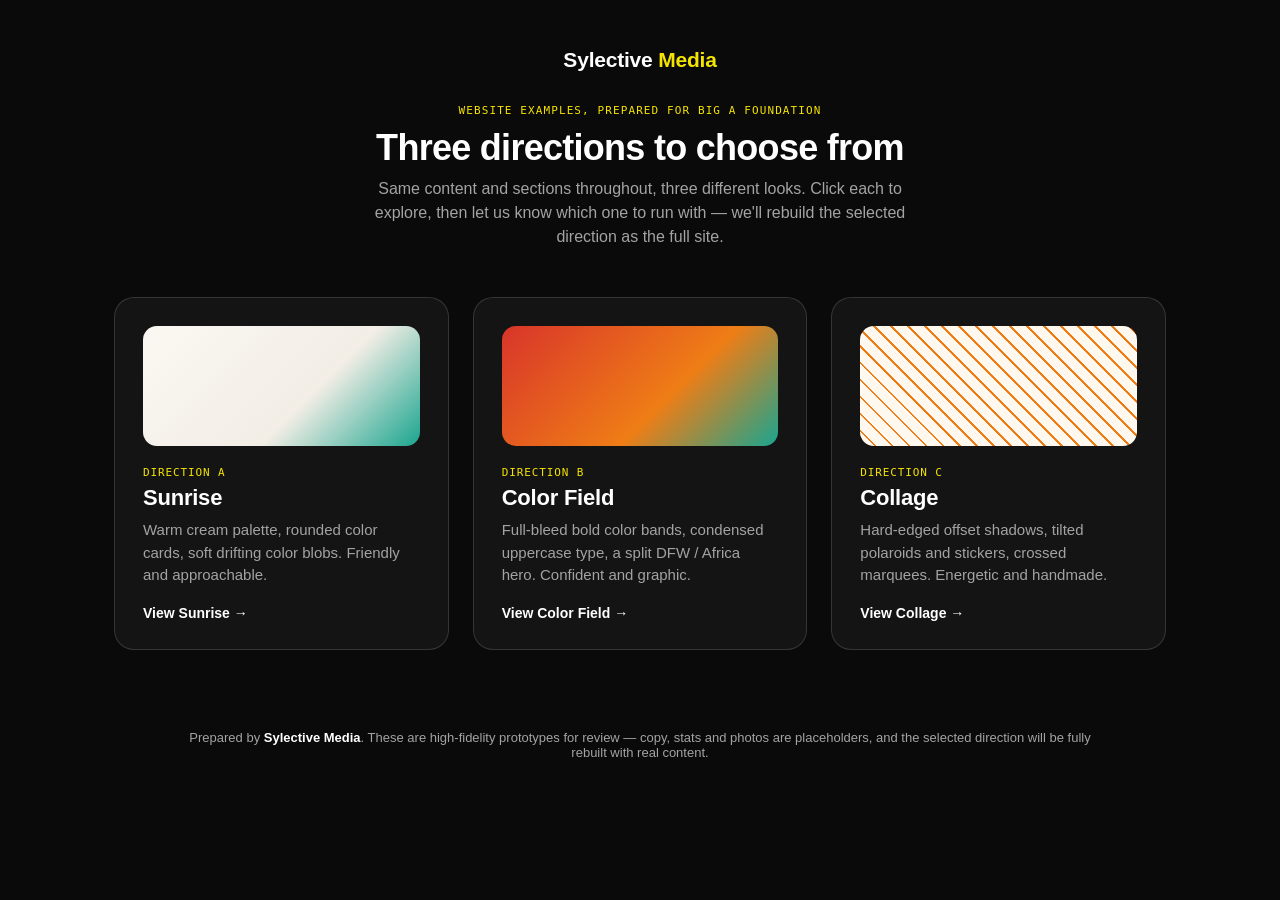
<file: index.html>
<!doctype html>
<html lang="en">
<head>
<meta charset="UTF-8">
<meta name="viewport" content="width=device-width, initial-scale=1">
<title>Sylective Media — Big A Foundation Website Directions</title>
<meta name="robots" content="noindex, nofollow">
<style>
  :root{
    --teal:#1aa58f; --teal-deep:#137a6a;
    --red:#d8352a;
    --orange:#ef7d16;
    --yellow:#f5e400;
    --bg:#0a0a0a; --card-bg:#141414;
    --fg:#ffffff; --muted:#a3a3a3;
    --border:rgba(255,255,255,.14);
  }
  *{box-sizing:border-box;}
  body{
    margin:0; background:var(--bg); color:var(--fg);
    font-family:-apple-system,BlinkMacSystemFont,"Segoe UI",Helvetica,Arial,sans-serif;
    -webkit-font-smoothing:antialiased;
  }
  header{
    max-width:960px; margin:0 auto; padding:48px 24px 24px;
    text-align:center;
  }
  .agency{
    display:inline-block; margin-bottom:32px; text-decoration:none;
  }
  .agency-name{
    font-size:21px; font-weight:800; letter-spacing:-0.01em; color:#fff;
  }
  .agency-name .accent{ color:var(--yellow); }
  .eyebrow{
    font-family:ui-monospace,monospace; font-size:11px; letter-spacing:.1em;
    text-transform:uppercase; color:var(--yellow); margin-bottom:10px;
  }
  h1{ font-size:clamp(26px,3.6vw,36px); margin:0 0 8px; letter-spacing:-0.02em; color:#fff; }
  header p{ color:var(--muted); font-size:16px; max-width:560px; margin:0 auto; line-height:1.5; }
  main{ max-width:1100px; margin:0 auto; padding:24px 24px 80px; }
  .grid{ display:grid; grid-template-columns:repeat(auto-fit,minmax(280px,1fr)); gap:24px; }
  .card{
    display:block; text-decoration:none; color:inherit;
    background:var(--card-bg); border:1px solid var(--border); border-radius:20px;
    padding:28px; transition:transform .2s ease, box-shadow .2s ease, border-color .2s ease;
  }
  .card:hover{ transform:translateY(-4px); border-color:var(--yellow); box-shadow:0 20px 40px -24px rgba(245,228,0,.25); }
  .swatch{ width:100%; height:120px; border-radius:14px; margin-bottom:20px; }
  .swatch.a{ background:linear-gradient(135deg,#fbf8f3,#f2ede5 60%,var(--teal)); }
  .swatch.b{ background:linear-gradient(135deg,var(--red),var(--orange) 60%,var(--teal)); }
  .swatch.c{ background:repeating-linear-gradient(45deg,#fff8ee,#fff8ee 10px,var(--orange) 10px,var(--orange) 12px); }
  .label{ font-family:ui-monospace,monospace; font-size:11px; letter-spacing:.08em; text-transform:uppercase; color:var(--yellow); margin-bottom:6px; }
  h2{ font-size:22px; margin:0 0 8px; letter-spacing:-0.01em; color:#fff; }
  .card p{ color:var(--muted); font-size:15px; line-height:1.5; margin:0; }
  .cta{ margin-top:18px; font-size:14px; font-weight:600; color:#fff; }
  footer{ max-width:960px; margin:0 auto; padding:0 24px 48px; text-align:center; color:var(--muted); font-size:13px; }
  footer strong{ color:#fff; }
</style>
</head>
<body>
<header>
  <a class="agency" href="#">
    <span class="agency-name">Sylective <span class="accent">Media</span></span>
  </a>
  <div class="eyebrow">Website examples, prepared for Big A Foundation</div>
  <h1>Three directions to choose from</h1>
  <p>Same content and sections throughout, three different looks. Click each to explore, then let us know which one to run with — we'll rebuild the selected direction as the full site.</p>
</header>
<main>
  <div class="grid">
    <a class="card" href="a-sunrise.html">
      <div class="swatch a"></div>
      <div class="label">Direction A</div>
      <h2>Sunrise</h2>
      <p>Warm cream palette, rounded color cards, soft drifting color blobs. Friendly and approachable.</p>
      <div class="cta">View Sunrise →</div>
    </a>
    <a class="card" href="b-color-field.html">
      <div class="swatch b"></div>
      <div class="label">Direction B</div>
      <h2>Color Field</h2>
      <p>Full-bleed bold color bands, condensed uppercase type, a split DFW / Africa hero. Confident and graphic.</p>
      <div class="cta">View Color Field →</div>
    </a>
    <a class="card" href="c-collage.html">
      <div class="swatch c"></div>
      <div class="label">Direction C</div>
      <h2>Collage</h2>
      <p>Hard-edged offset shadows, tilted polaroids and stickers, crossed marquees. Energetic and handmade.</p>
      <div class="cta">View Collage →</div>
    </a>
  </div>
</main>
<footer>
  Prepared by <strong>Sylective Media</strong>. These are high-fidelity prototypes for review — copy, stats and photos are placeholders, and the selected direction will be fully rebuilt with real content.
</footer>
</body>
</html>
</file>
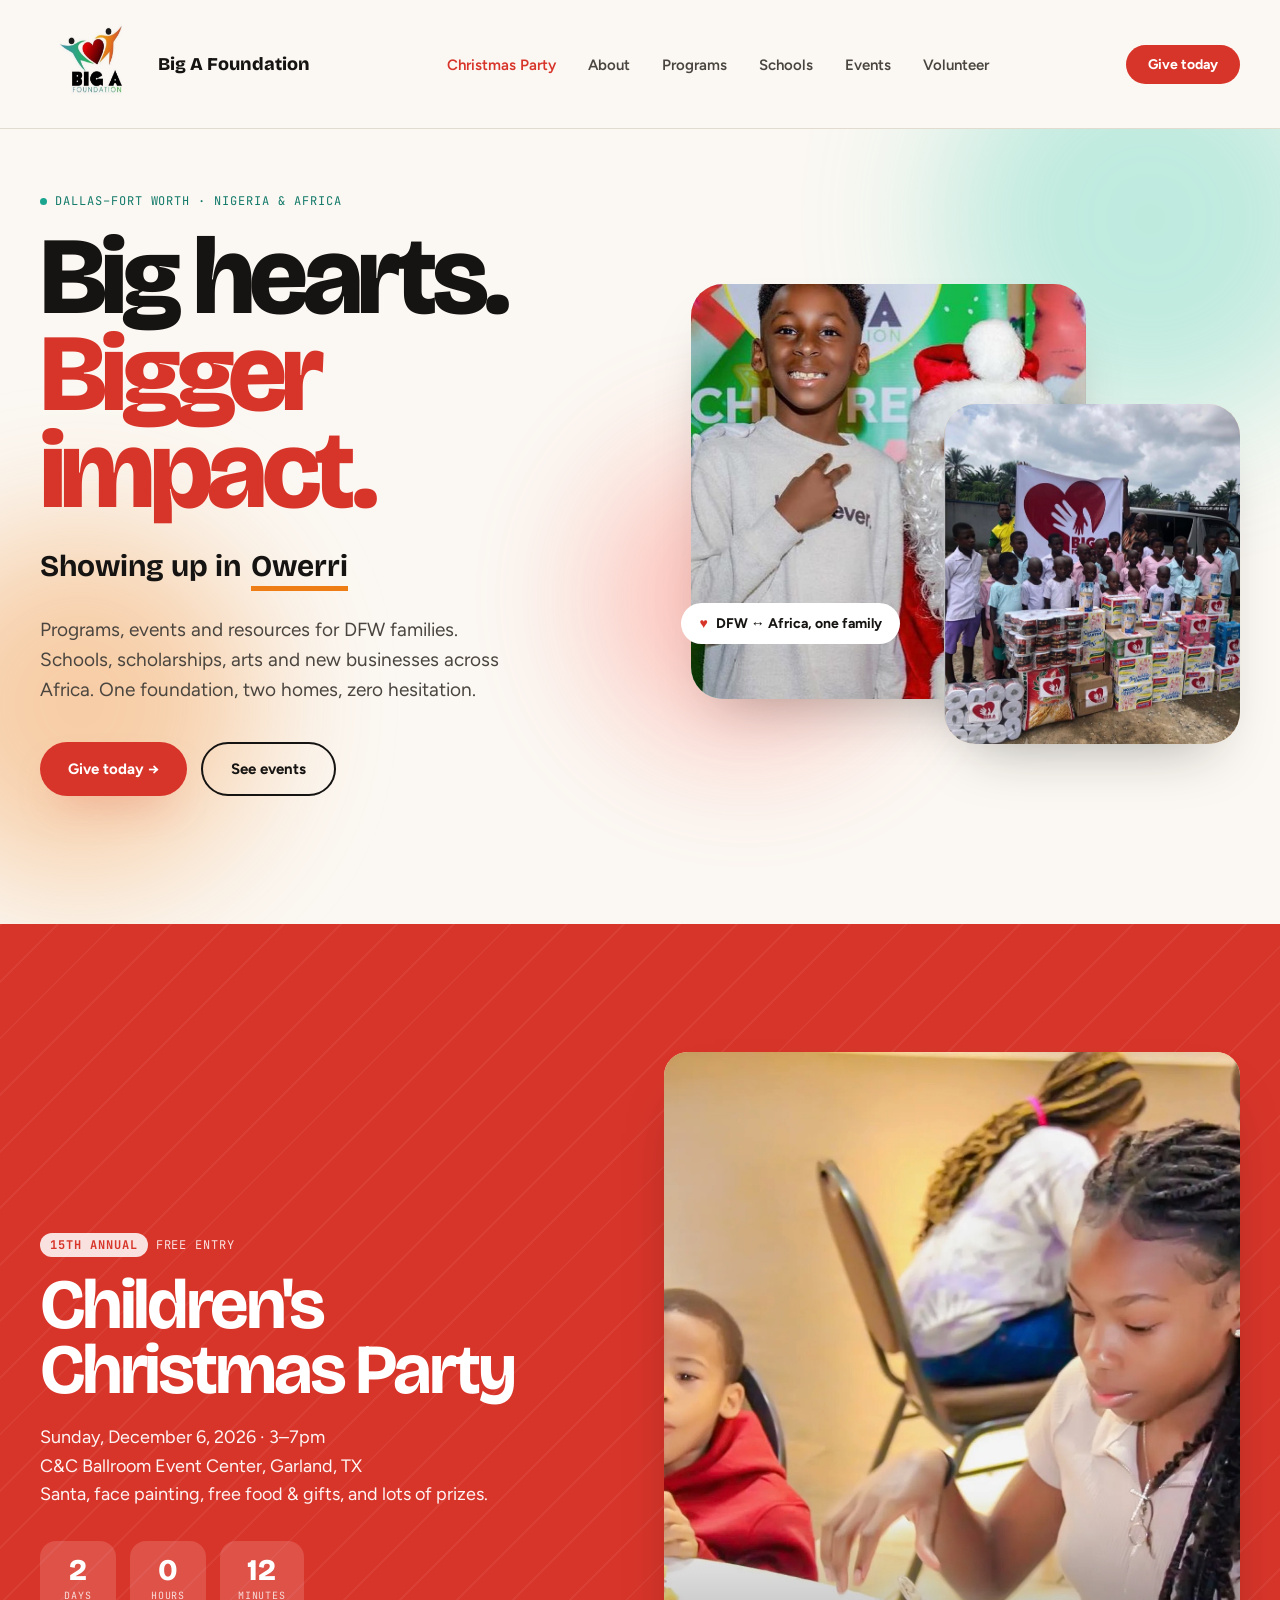
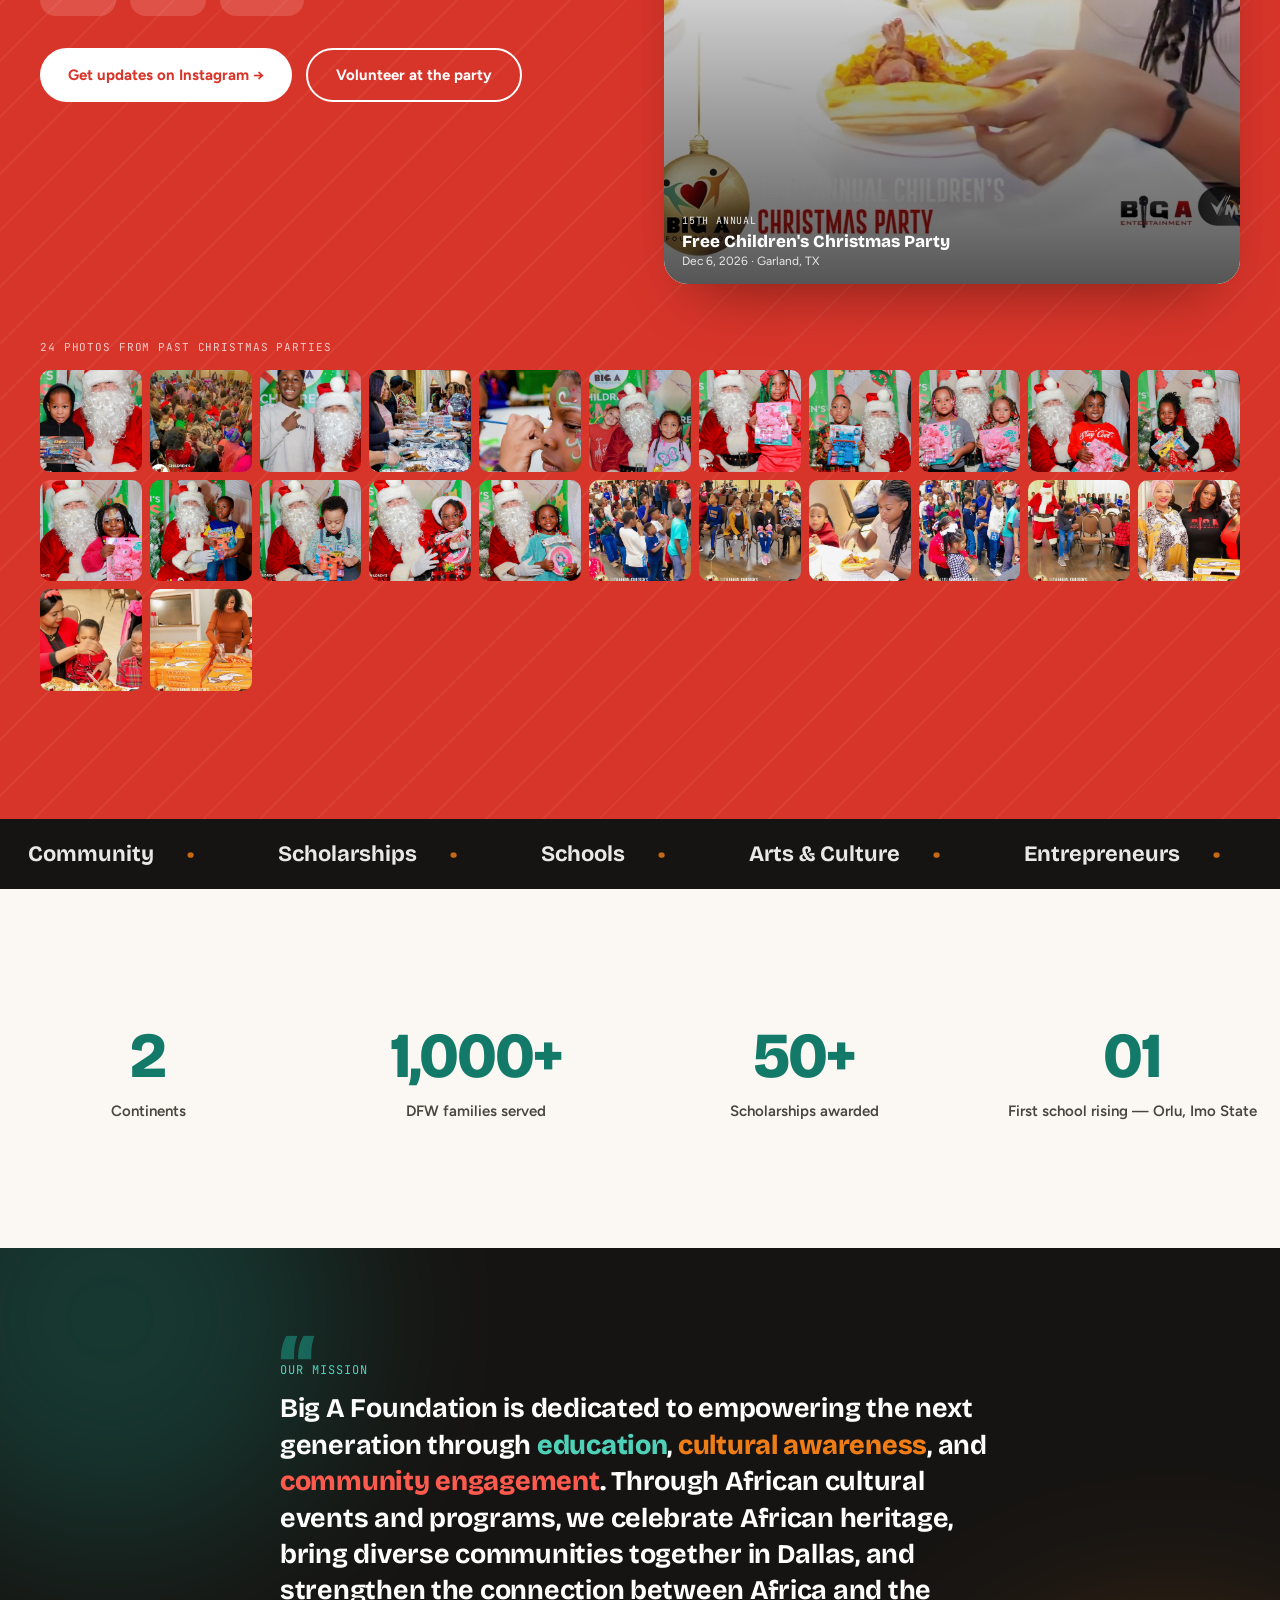
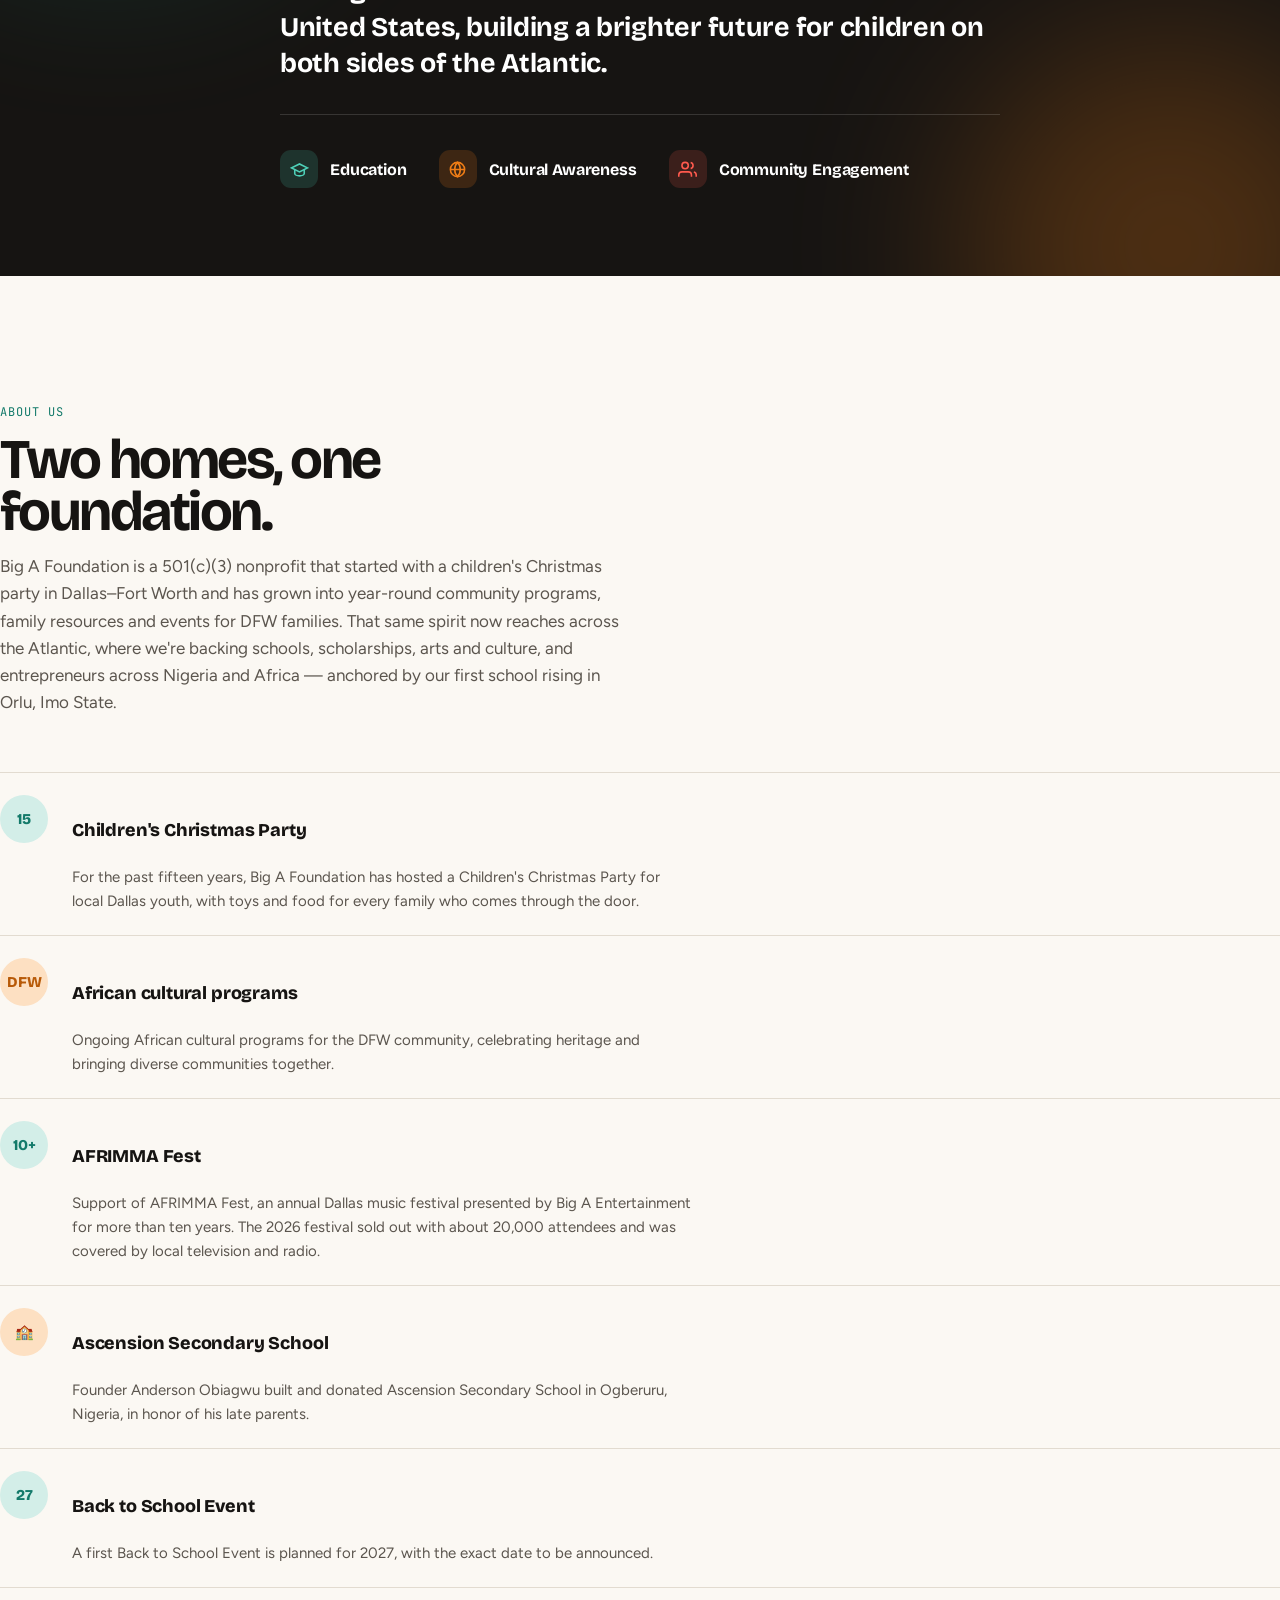
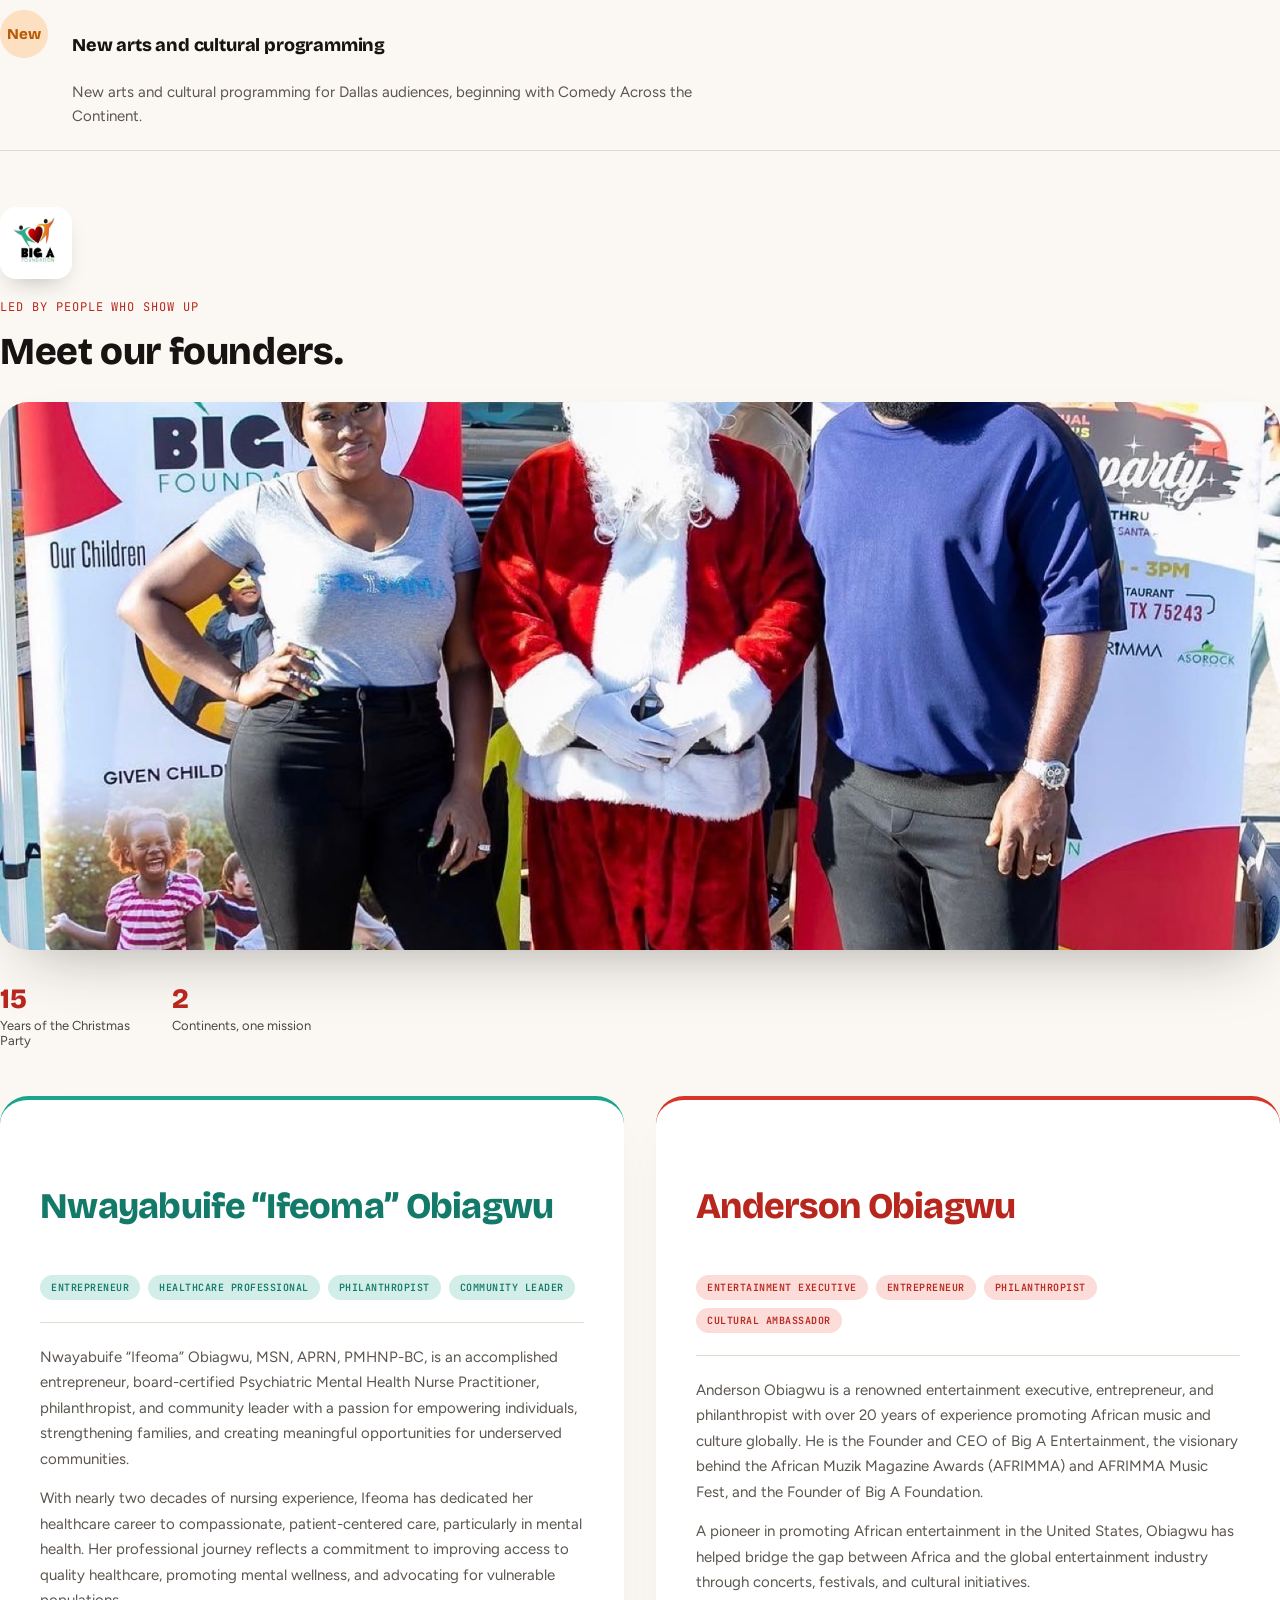
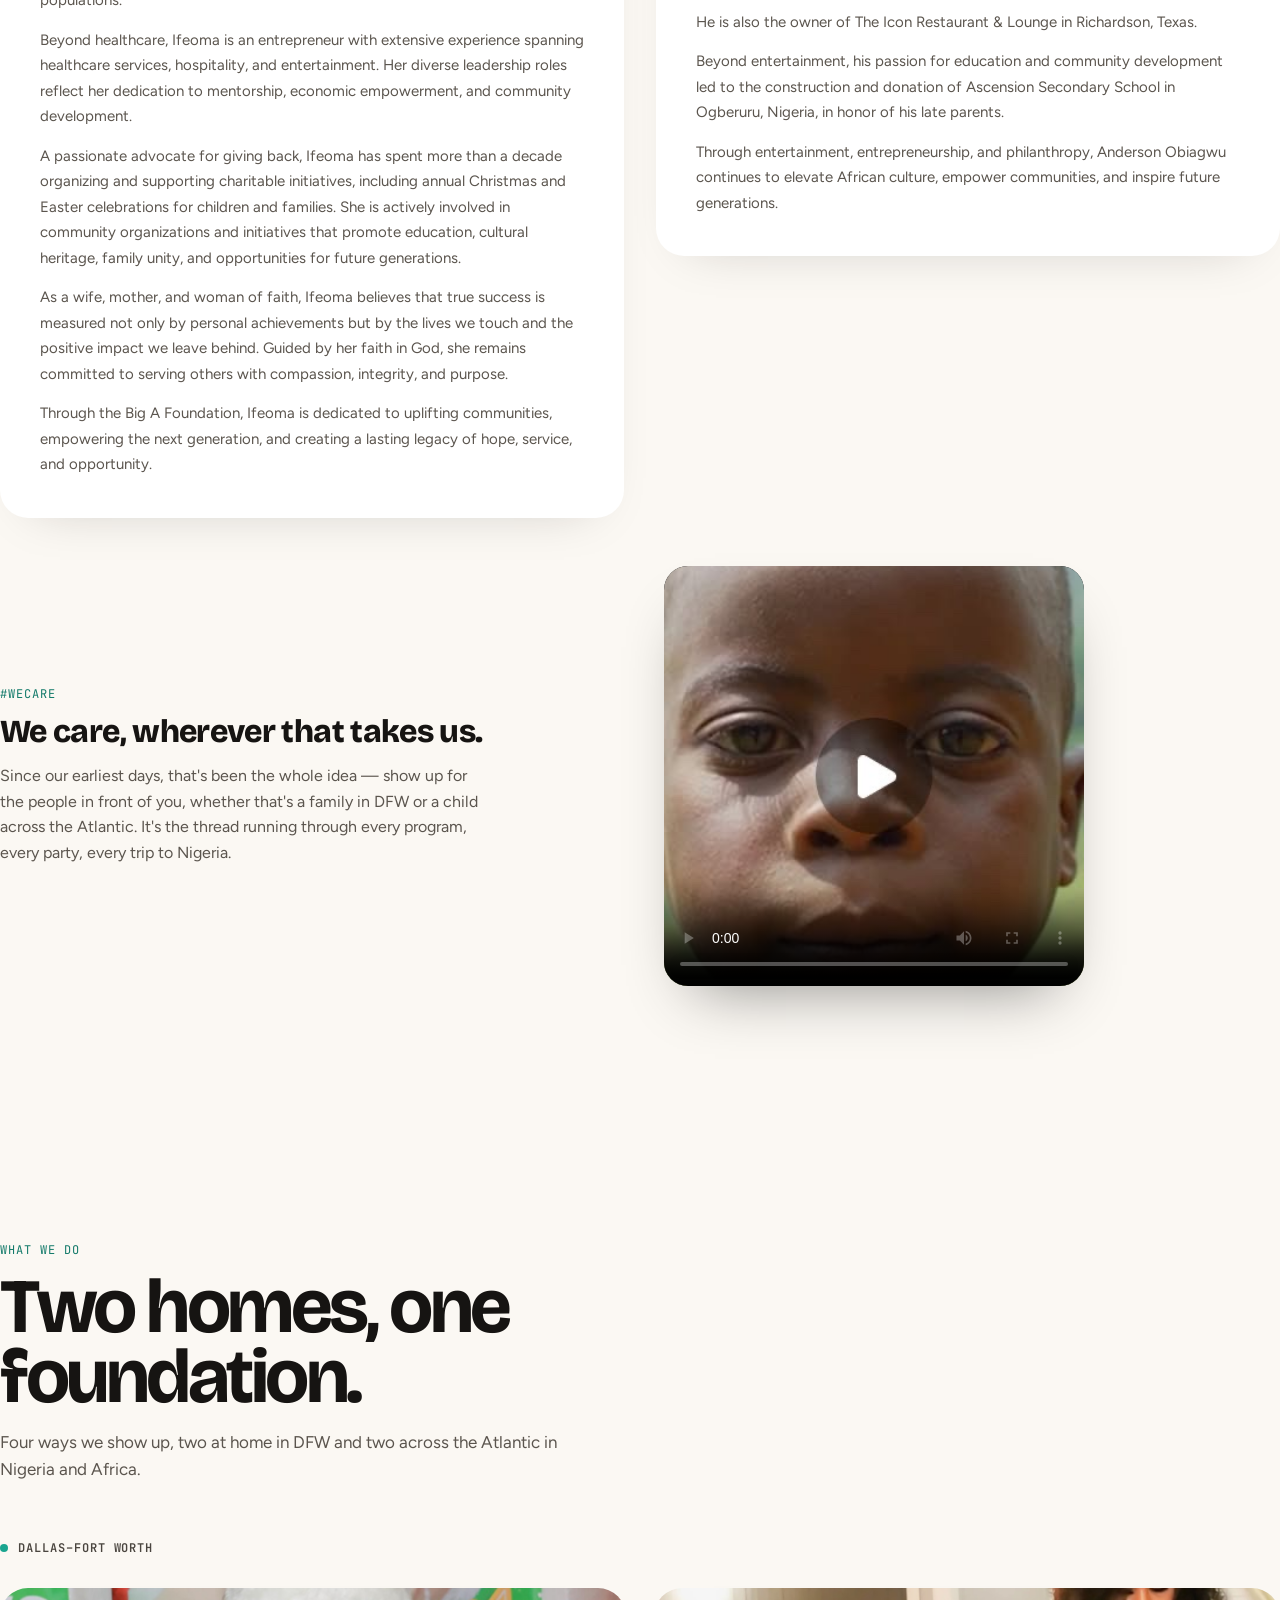
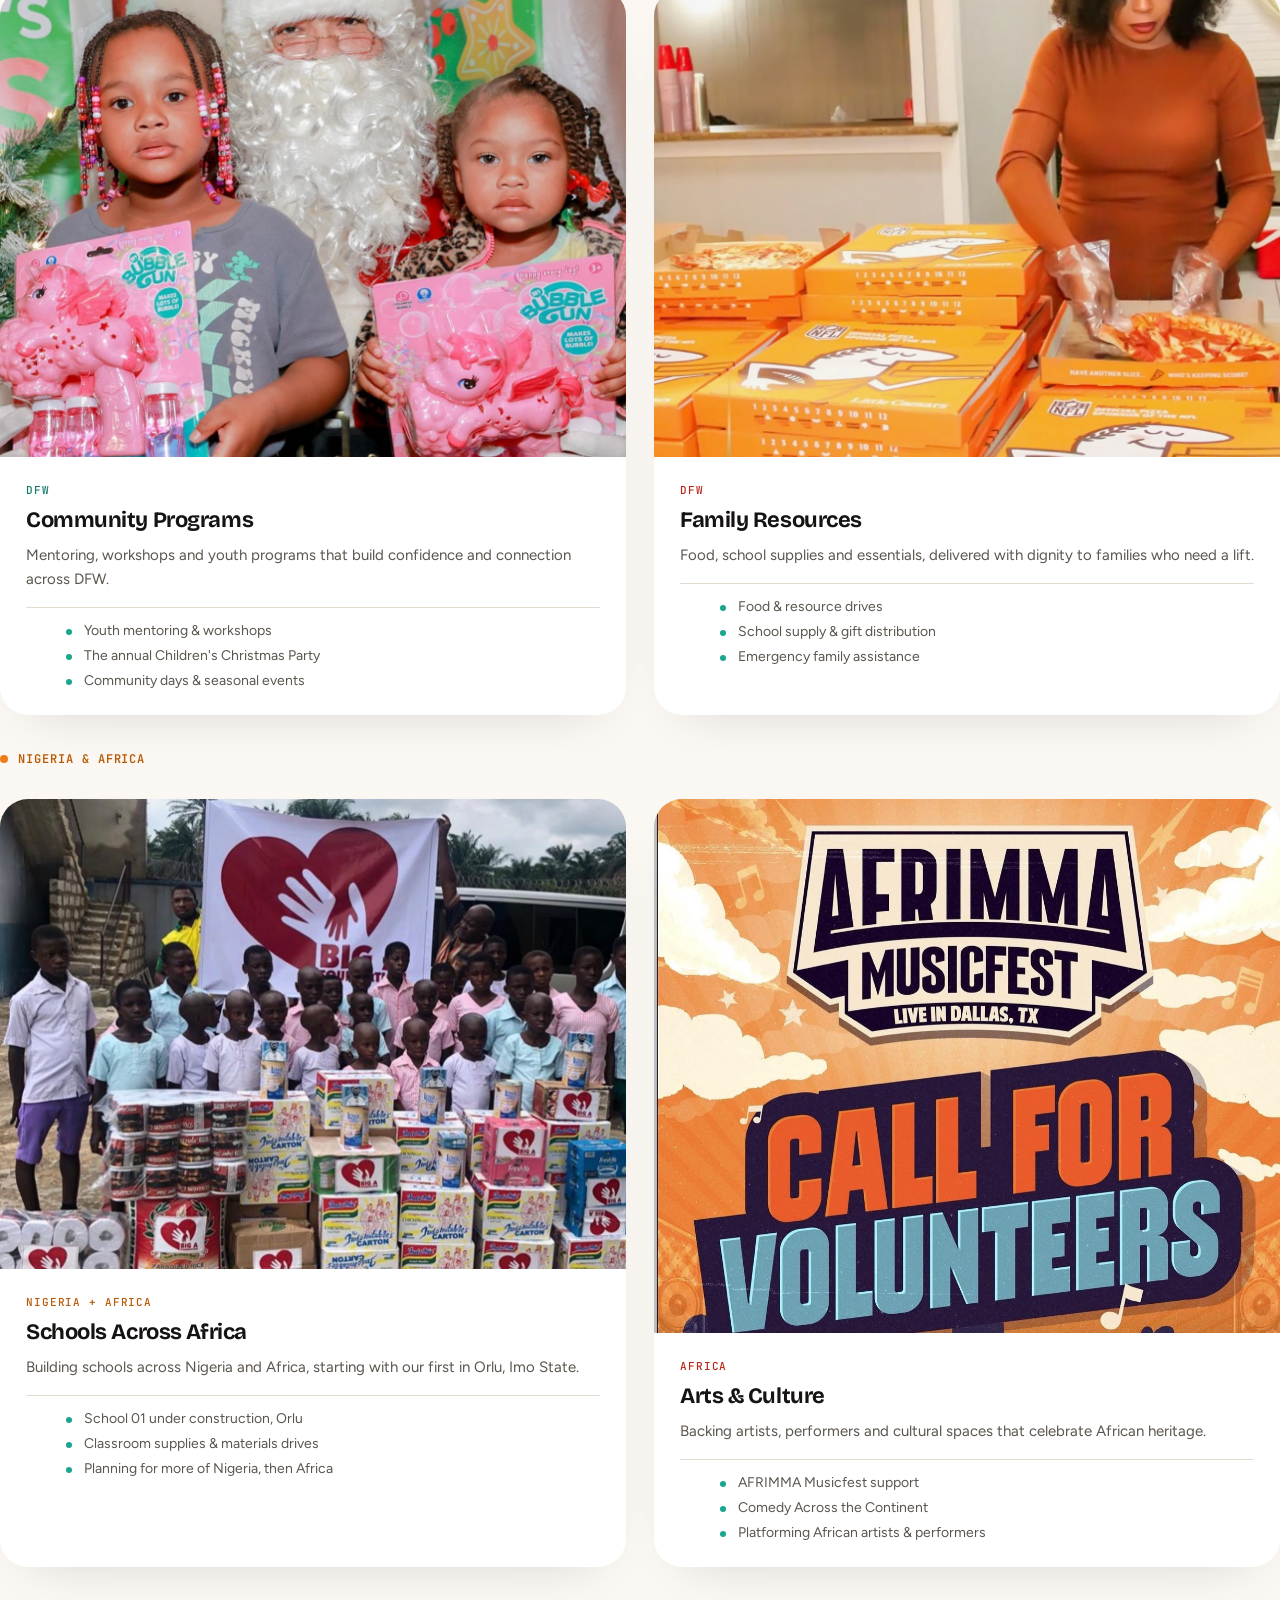
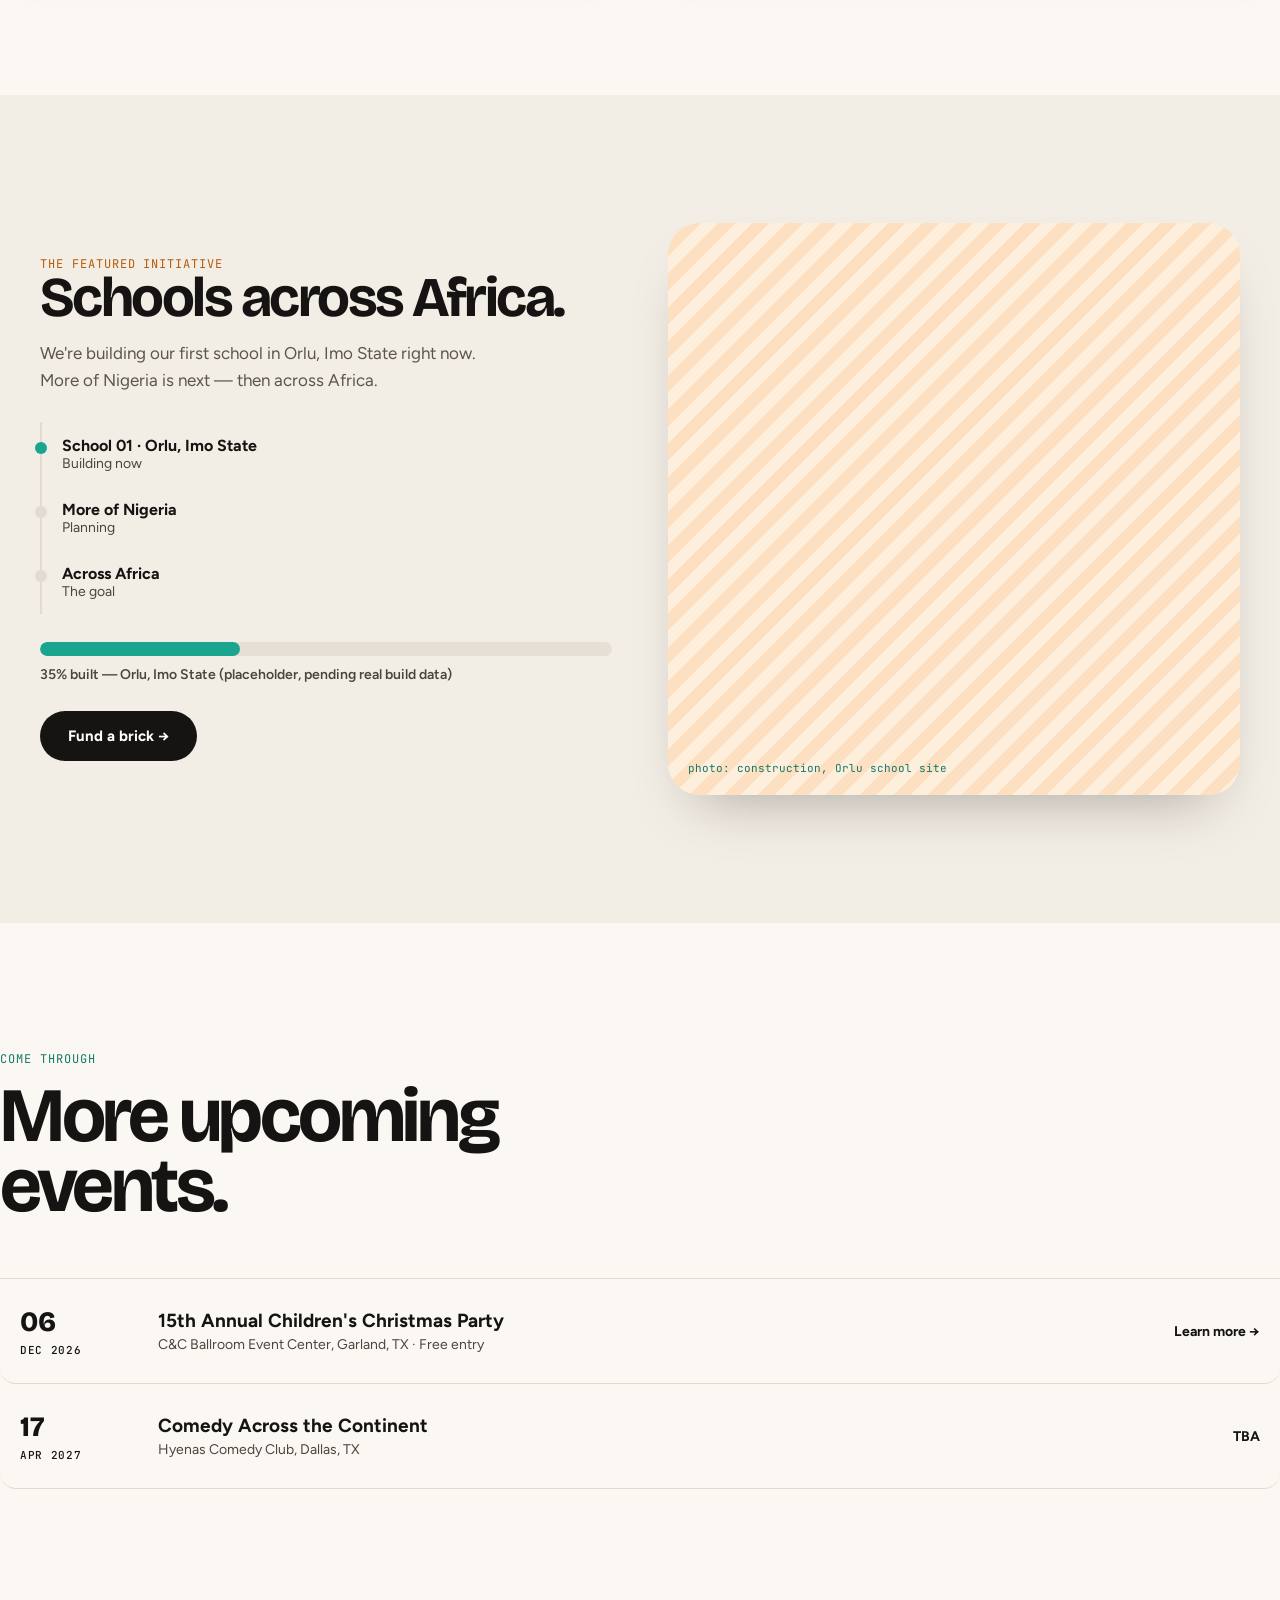
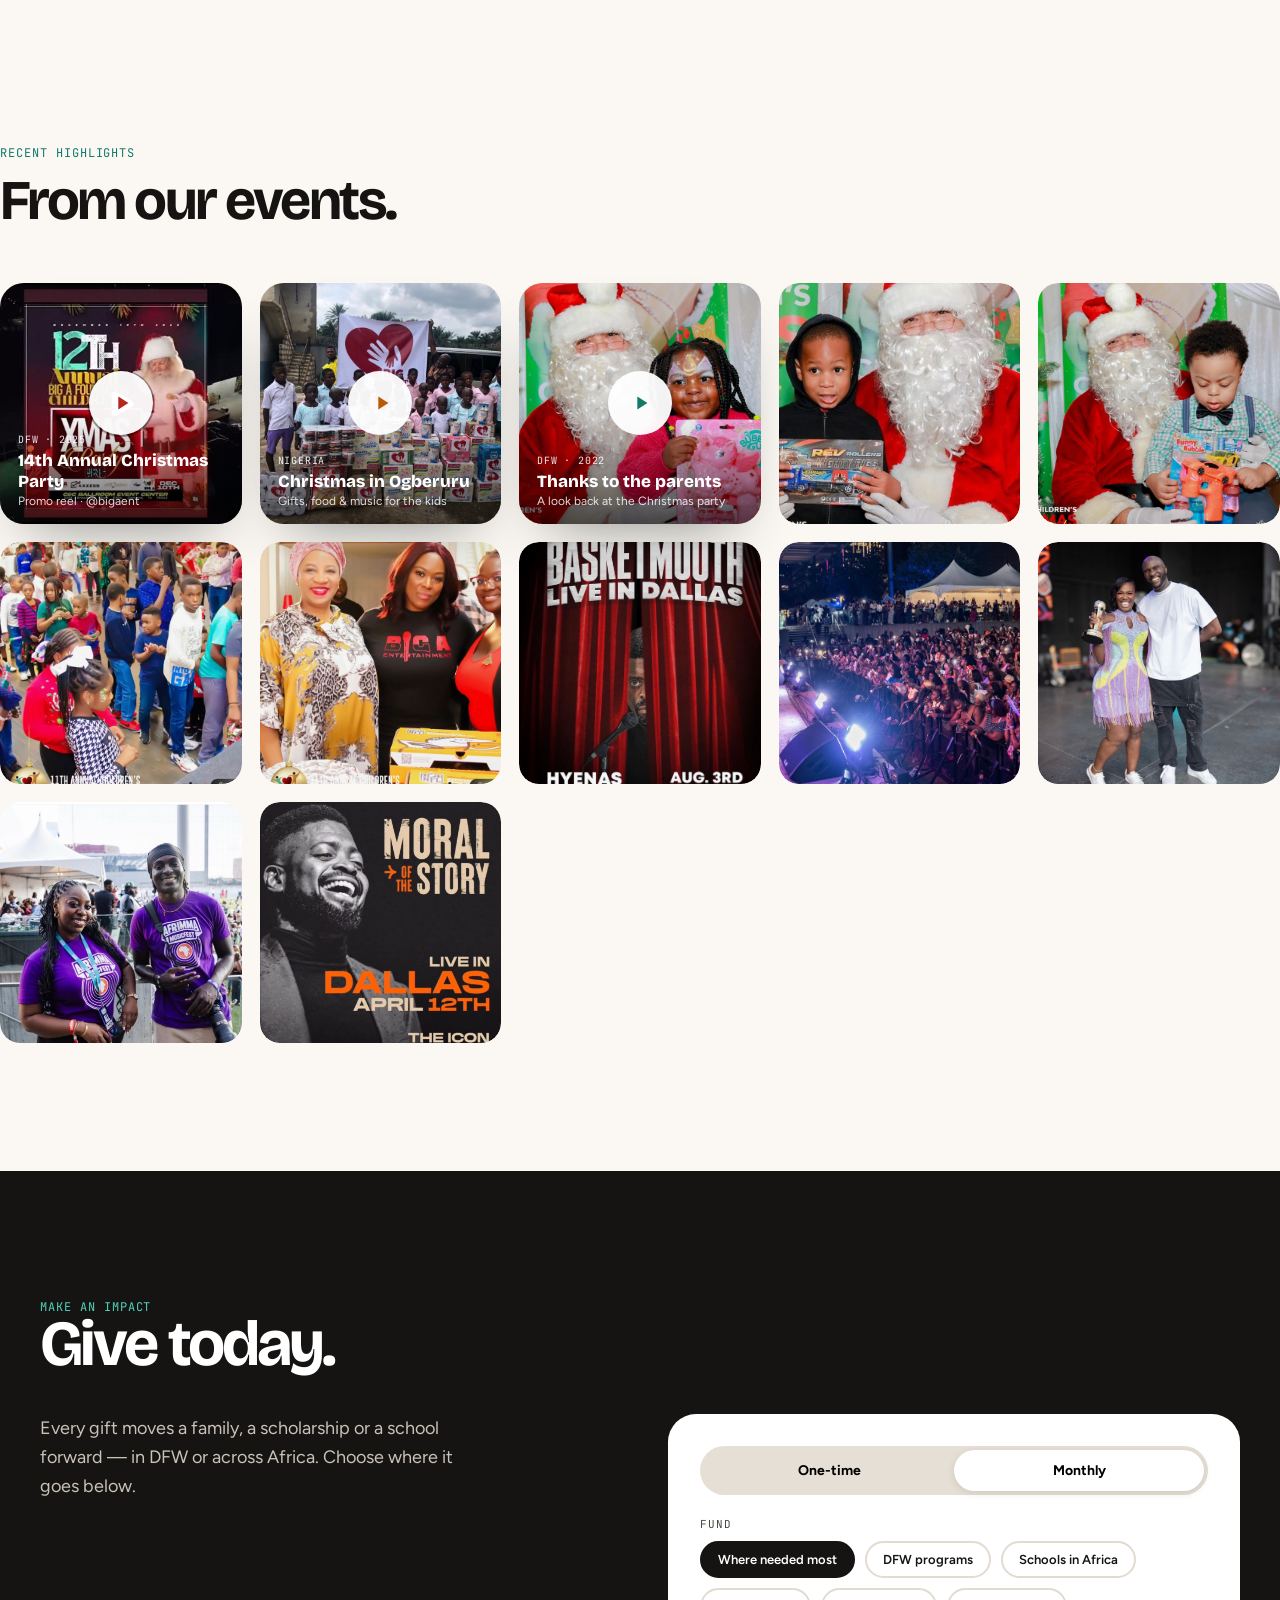
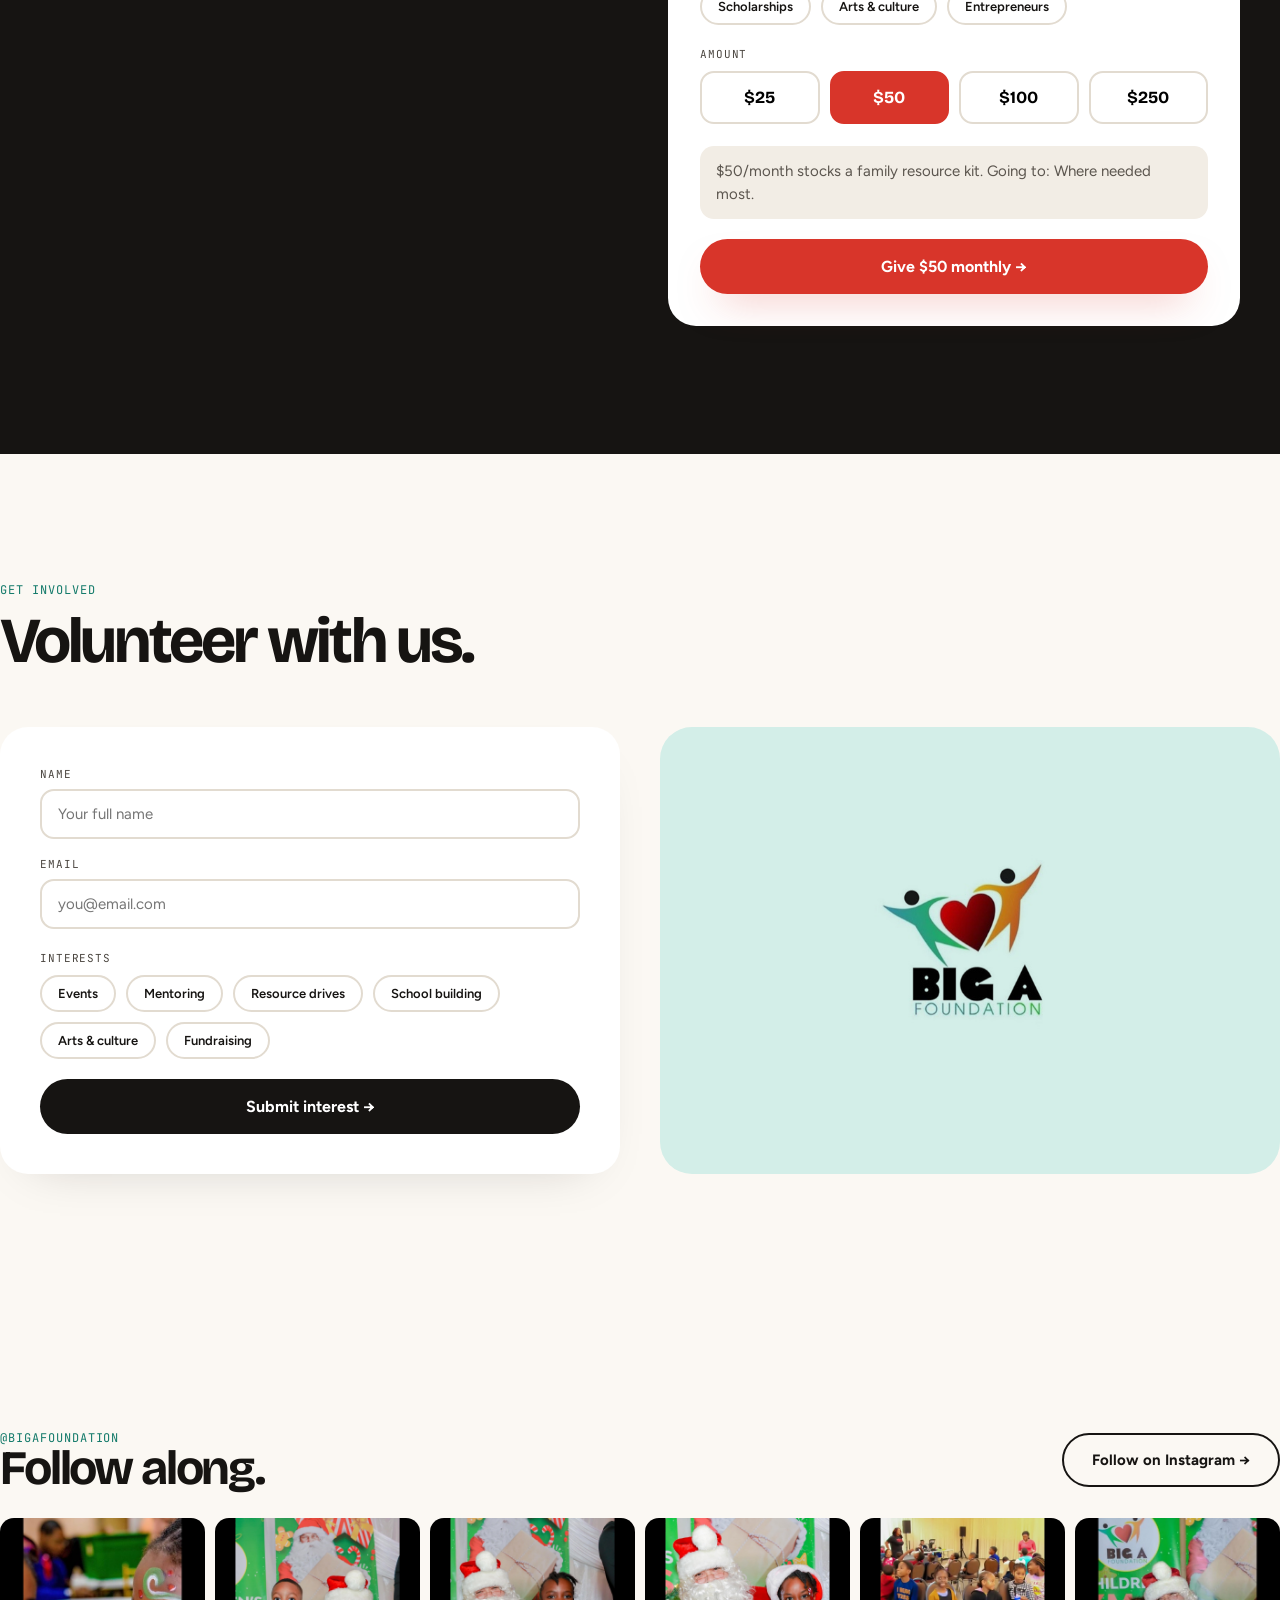
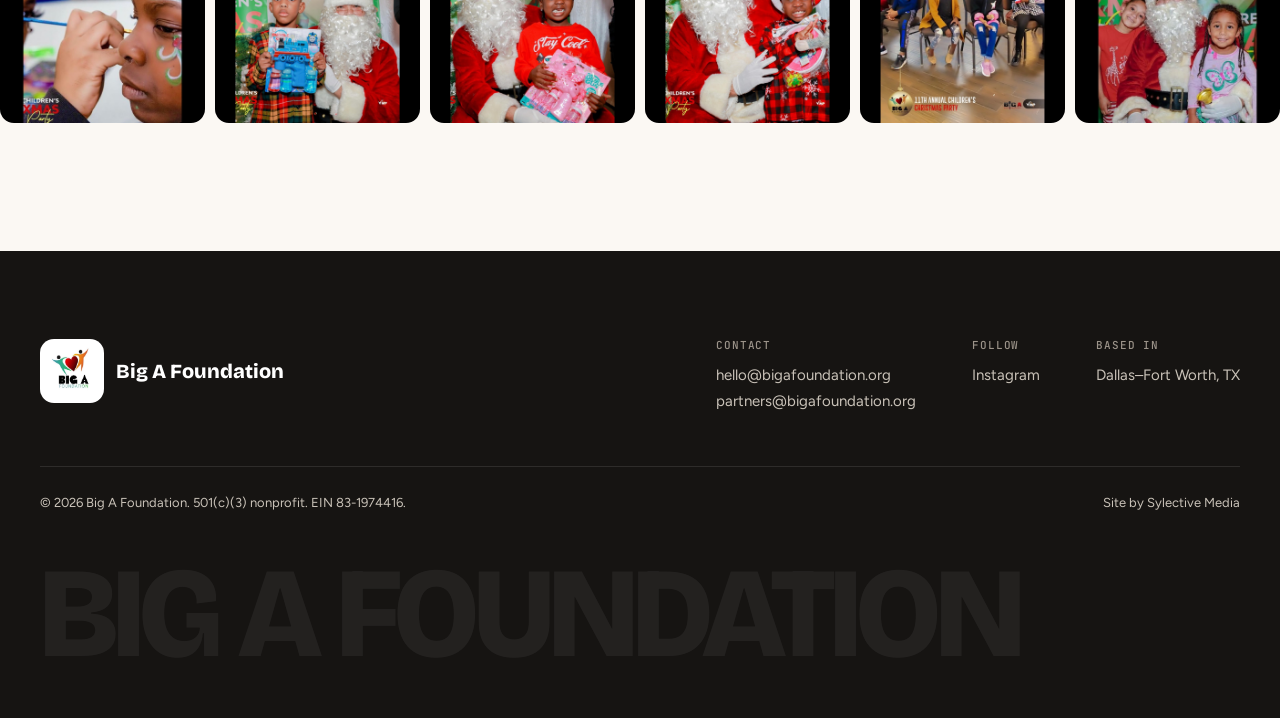
<file: sunrise-site/index.html>
<!doctype html>
<html lang="en">
<head>
<meta charset="UTF-8">
<meta name="viewport" content="width=device-width, initial-scale=1">
<title>Big A Foundation — DFW ↔ Nigeria &amp; Africa</title>
<meta name="description" content="Big A Foundation runs programs, events and resources in Dallas–Fort Worth, and builds schools, scholarships, arts and entrepreneurship across Nigeria and Africa.">

<link rel="icon" type="image/png" href="assets/favicon.png">
<link rel="apple-touch-icon" href="assets/favicon.png">

<meta property="og:type" content="website">
<meta property="og:title" content="Big A Foundation">
<meta property="og:description" content="Programs, events and resources for DFW families. Schools, scholarships, arts and entrepreneurs across Nigeria and Africa.">
<meta property="og:image" content="https://big-a-foundation-sunrise.netlify.app/assets/og-cover.jpg">
<meta property="og:url" content="https://big-a-foundation-sunrise.netlify.app/">
<meta name="twitter:card" content="summary_large_image">
<meta name="twitter:title" content="Big A Foundation">
<meta name="twitter:description" content="Programs, events and resources for DFW families. Schools, scholarships, arts and entrepreneurs across Nigeria and Africa.">
<meta name="twitter:image" content="https://big-a-foundation-sunrise.netlify.app/assets/og-cover.jpg">

<link rel="preconnect" href="https://fonts.googleapis.com">
<link rel="preconnect" href="https://fonts.gstatic.com" crossorigin>
<link href="https://fonts.googleapis.com/css2?family=Bricolage+Grotesque:opsz,wght@12..96,500;12..96,700;12..96,800&family=Figtree:wght@400;500;600;700&family=JetBrains+Mono:wght@400;500&display=swap" rel="stylesheet">
<style>
:root{
  --teal:#1aa58f; --teal-deep:#137a6a; --teal-light:#4fd1b9; --teal-tint:#e3f4f0; --teal-tint2:#d3eee8;
  --red:#d8352a; --red-deep:#b8271d; --red-bright:#ff5a4e; --red-tint:#fde7e4; --red-tint2:#fbdcd8;
  --orange:#ef7d16; --orange-deep:#b85a08; --orange-tint:#feeedc; --orange-tint2:#fde0c2;
  --ink:#161412; --muted:#4a453f; --muted2:#5b554e; --ondark-muted:#c9c2b8; --ondark-muted2:#9b9389;
  --cream:#fbf8f3; --cream-alt:#f2ede5; --neutral-tint:#e6dfd5; --input-border:#e2dbd0;
  --display:'Bricolage Grotesque',sans-serif; --body:'Figtree',sans-serif; --mono:'JetBrains Mono',monospace;
  --max:1320px; --pad:clamp(16px,4vw,40px); --sec:clamp(80px,10vw,140px);
}
*{box-sizing:border-box;}
html{scroll-behavior:smooth;}
body{
  margin:0; background:var(--cream); color:var(--ink); font-family:var(--body);
  -webkit-font-smoothing:antialiased; overflow-x:hidden;
}
img{display:block; max-width:100%;}
a{color:inherit;}
.wrap{max-width:var(--max); margin:0 auto; padding-left:var(--pad); padding-right:var(--pad);}
.eyebrow{font-family:var(--mono); font-size:12px; letter-spacing:.08em; text-transform:uppercase;}
h1,h2,h3{font-family:var(--display); margin:0; letter-spacing:-0.02em;}
h2{font-size:clamp(44px,6vw,88px); line-height:.92; letter-spacing:-0.045em; font-weight:700;}
p{line-height:1.6; margin:0;}
.btn{
  display:inline-flex; align-items:center; gap:8px; font-family:var(--body); font-weight:700;
  font-size:15px; padding:16px 28px; border-radius:999px; border:none; cursor:pointer;
  text-decoration:none; transition:transform .2s ease, box-shadow .2s ease;
}
.btn:hover{ transform:translateY(-2px); }
.btn-primary{ background:var(--red); color:#fff; box-shadow:0 20px 40px -20px rgba(216,53,42,.5); }
.btn-dark{ background:var(--ink); color:#fff; }
.btn-outline{ background:transparent; color:var(--ink); border:2px solid var(--ink); }

/* reveal */
[data-reveal]{ opacity:0; transform:translateY(48px); transition:opacity .9s cubic-bezier(.2,.7,.2,1), transform .9s cubic-bezier(.2,.7,.2,1); }
[data-reveal].in{ opacity:1; transform:translateY(0); }
@media (prefers-reduced-motion:reduce){
  [data-reveal]{ opacity:1; transform:none; transition:none; }
}

/* ===== header ===== */
header{
  position:sticky; top:0; z-index:50; background:rgba(251,248,243,.88); backdrop-filter:blur(10px);
  border-bottom:1px solid var(--input-border);
}
.nav{ position:relative; display:flex; align-items:center; justify-content:space-between; padding:10px var(--pad); max-width:var(--max); margin:0 auto; }
.brand{ display:flex; align-items:center; gap:10px; text-decoration:none; }
.brand img{ width:108px; height:108px; border-radius:16px; mix-blend-mode:multiply; }
.brand span{ font-family:var(--display); font-weight:800; font-size:18px; color:var(--ink); }
.nav-links{ display:flex; align-items:center; gap:32px; list-style:none; margin:0; padding:0; }
.nav-links a{ text-decoration:none; font-weight:600; font-size:15px; color:var(--muted); }
.nav-links a:hover{ color:var(--ink); }
.nav-links a.nav-highlight{ color:var(--red); }
.nav-donate{ background:var(--red); color:#fff; font-weight:700; padding:11px 22px; border-radius:999px; text-decoration:none; font-size:14px; }
.nav-toggle{ display:none; background:none; border:none; cursor:pointer; padding:6px; }
.nav-toggle span{ display:block; width:22px; height:2px; background:var(--ink); margin:5px 0; }
@media (max-width:860px){
  .nav-links{
    display:none; position:absolute; top:100%; left:0; right:0; flex-direction:column;
    gap:0; background:var(--cream); border-bottom:1px solid var(--input-border); padding:8px var(--pad) 16px;
  }
  .nav-links.open{ display:flex; }
  .nav-links li{ width:100%; }
  .nav-links a{ display:block; padding:12px 0; border-bottom:1px solid var(--input-border); }
  .nav-toggle{ display:block; }
}

/* ===== hero ===== */
.hero{ position:relative; padding:64px 0 var(--sec); overflow:hidden; }
.blob{ position:absolute; border-radius:50%; filter:blur(70px); opacity:.35; z-index:0; pointer-events:none; }
.blob1{ width:420px; height:420px; background:var(--teal-light); top:-120px; right:-80px; animation:drift1 18s ease-in-out infinite; }
.blob2{ width:360px; height:360px; background:var(--orange); bottom:40px; left:-100px; animation:drift2 22s ease-in-out infinite; }
.blob3{ width:300px; height:300px; background:var(--red-bright); top:40%; right:30%; animation:drift3 16s ease-in-out infinite; }
@keyframes drift1{ 0%,100%{transform:translate(0,0);} 50%{transform:translate(-40px,50px);} }
@keyframes drift2{ 0%,100%{transform:translate(0,0);} 50%{transform:translate(50px,-30px);} }
@keyframes drift3{ 0%,100%{transform:translate(0,0);} 50%{transform:translate(-30px,-40px);} }
@media (prefers-reduced-motion:reduce){ .blob{animation:none;} }
.hero-grid{ position:relative; z-index:1; display:grid; grid-template-columns:1.1fr 1fr; gap:48px; align-items:center; }
@media (max-width:980px){ .hero-grid{ grid-template-columns:1fr; } }
.hero-eyebrow{ display:flex; align-items:center; gap:8px; color:var(--teal-deep); margin-bottom:20px; }
.hero-eyebrow .dot{ width:7px; height:7px; border-radius:50%; background:var(--teal); }
.hero h1{ font-size:clamp(56px,8.6vw,128px); line-height:.88; letter-spacing:-0.05em; font-weight:800; }
.hero h1 .red{ color:var(--red); }
.hero-sub{ margin-top:28px; }
.hero-sub .rotator-row{ display:flex; align-items:baseline; gap:10px; font-size:clamp(22px,2.6vw,30px); font-weight:700; font-family:var(--display); flex-wrap:wrap; }
.rotator{ position:relative; display:inline-block; min-width:220px; }
.rotator-word{ display:inline-block; border-bottom:5px solid var(--teal); padding-bottom:2px; transition:opacity .6s ease, transform .6s ease, filter .6s ease; }
.rotator-word.leaving{ opacity:0; transform:translateY(-10px); filter:blur(6px); }
.hero p.lead{ margin-top:24px; max-width:460px; font-size:19px; color:var(--muted); line-height:1.6; }
.hero-ctas{ margin-top:36px; display:flex; gap:14px; flex-wrap:wrap; }
.hero-photos{ position:relative; min-height:420px; }
.hero-photo{ position:absolute; border-radius:32px; overflow:hidden; box-shadow:0 30px 60px -30px rgba(22,20,18,.35); }
.hero-photo img{ width:100%; height:100%; object-fit:cover; }
.hero-photo-1{ width:72%; aspect-ratio:1/1.05; left:0; top:0; background:var(--teal-tint2); }
.hero-photo-2{ width:54%; aspect-ratio:1/1.15; right:0; bottom:-40px; background:var(--orange-tint2); }
.ph{ width:100%; height:100%; display:flex; align-items:flex-end; padding:20px; background-image:repeating-linear-gradient(135deg, var(--stripe1,#e3f4f0), var(--stripe1,#e3f4f0) 12px, var(--stripe2,#d3eee8) 12px, var(--stripe2,#d3eee8) 24px); }
.ph span{ font-family:var(--mono); font-size:11px; color:var(--teal-deep); }
.float-badge{ position:absolute; left:-10px; bottom:60px; background:#fff; border-radius:999px; padding:12px 18px; display:flex; align-items:center; gap:8px; box-shadow:0 20px 40px -20px rgba(22,20,18,.35); font-weight:700; font-size:14px; animation:bob 6s ease-in-out infinite; z-index:2; }
@keyframes bob{ 0%,100%{transform:translateY(0);} 50%{transform:translateY(-10px);} }
.float-badge .heart{ color:var(--red); animation:pulse 1.4s ease-in-out infinite; }
@keyframes pulse{ 0%,100%{transform:scale(1);} 50%{transform:scale(1.25);} }
@media (prefers-reduced-motion:reduce){ .float-badge, .float-badge .heart{ animation:none; } }

/* ===== christmas party feature ===== */
.xmas{ background:var(--red); color:#fff; padding:var(--sec) 0; position:relative; overflow:hidden; }
.xmas::before{ content:''; position:absolute; inset:0; background-image:repeating-linear-gradient(135deg, rgba(255,255,255,.05), rgba(255,255,255,.05) 2px, transparent 2px, transparent 40px); pointer-events:none; }
.xmas-grid{ position:relative; display:grid; grid-template-columns:1fr 1fr; gap:48px; align-items:center; }
@media (max-width:900px){ .xmas-grid{ grid-template-columns:1fr; } }
.xmas .eyebrow{ color:#fff; opacity:.85; display:flex; align-items:center; gap:8px; }
.xmas .eyebrow .pill{ background:#fff; color:var(--red); padding:4px 10px; border-radius:999px; font-weight:700; }
.xmas h2{ color:#fff; font-size:clamp(40px,5.5vw,72px); margin-top:16px; }
.xmas-details{ margin-top:20px; font-size:18px; line-height:1.6; opacity:.95; }
.xmas-countdown{ display:flex; gap:14px; margin-top:32px; flex-wrap:wrap; }
.xmas-countdown .unit{ background:rgba(255,255,255,.14); border-radius:16px; padding:14px 18px; min-width:76px; text-align:center; }
.xmas-countdown .unit .n{ font-family:var(--display); font-weight:800; font-size:30px; line-height:1; }
.xmas-countdown .unit .l{ font-family:var(--mono); font-size:10px; letter-spacing:.08em; text-transform:uppercase; opacity:.8; margin-top:4px; }
.xmas-ctas{ margin-top:32px; display:flex; gap:14px; flex-wrap:wrap; }
.xmas .btn-primary{ background:#fff; color:var(--red); box-shadow:none; }
.xmas .btn-outline{ border-color:#fff; color:#fff; }
.xmas-photos{ margin-top:56px; position:relative; }
.xmas-photos-label{ font-family:var(--mono); font-size:11px; letter-spacing:.08em; text-transform:uppercase; color:rgba(255,255,255,.75); margin-bottom:16px; }
.xmas-photos-grid{ display:grid; grid-template-columns:repeat(auto-fill,minmax(100px,1fr)); gap:8px; }
.xmas-photos-grid img{ width:100%; aspect-ratio:1/1; object-fit:cover; border-radius:10px; transition:transform .25s ease; }
.xmas-photos-grid img:hover{ transform:scale(1.05); }
.video-card{ display:block; position:relative; border-radius:24px; overflow:hidden; text-decoration:none; color:inherit; aspect-ratio:9/13; background:var(--orange-tint2); box-shadow:0 30px 60px -30px rgba(0,0,0,.45); }
.video-card img{ width:100%; height:100%; object-fit:cover; }
.video-card::after{ content:''; position:absolute; inset:0; background:linear-gradient(0deg, rgba(0,0,0,.65) 0%, rgba(0,0,0,0) 45%); }
.video-card .play{ position:absolute; top:50%; left:50%; transform:translate(-50%,-50%); width:64px; height:64px; border-radius:50%; background:rgba(255,255,255,.95); display:flex; align-items:center; justify-content:center; transition:transform .25s ease; z-index:2; }
.video-card:hover .play{ transform:translate(-50%,-50%) scale(1.08); }
.video-card .play svg{ width:22px; height:22px; margin-left:3px; }
.video-card .caption{ position:absolute; left:18px; right:18px; bottom:16px; z-index:2; color:#fff; }
.video-card .caption .tag{ font-family:var(--mono); font-size:10px; letter-spacing:.08em; text-transform:uppercase; opacity:.9; }
.video-card .caption .title{ font-family:var(--display); font-weight:800; font-size:17px; margin-top:4px; }
.video-card .caption .sub{ font-size:12px; opacity:.85; margin-top:2px; }
.native-video{ border-radius:24px; overflow:hidden; box-shadow:0 30px 60px -30px rgba(0,0,0,.45); background:#000; }
.native-video video{ width:100%; height:100%; object-fit:cover; display:block; }
.native-video .caption{ padding:12px 18px; background:#fff; }
.native-video .caption .tag{ font-family:var(--display); font-weight:800; font-size:15px; }
.native-video .caption .sub{ font-size:12px; color:var(--muted); margin-top:2px; }

/* ===== marquee ===== */
.marquee-wrap{ background:var(--ink); color:#fff; padding:22px 0; overflow:hidden; white-space:nowrap; }
.marquee{ display:inline-flex; animation:marquee 34s linear infinite; }
.marquee span{ font-family:var(--display); font-weight:700; font-size:22px; padding:0 28px; opacity:.9; }
.marquee span.dot{ color:var(--orange); }
@keyframes marquee{ from{transform:translateX(0);} to{transform:translateX(-50%);} }
@media (prefers-reduced-motion:reduce){ .marquee{animation:none;} }

/* ===== stats ===== */
.stats{ padding:var(--sec) 0; }
.stats-grid{ display:grid; grid-template-columns:repeat(auto-fit,minmax(min(100%,220px),1fr)); gap:32px; text-align:center; }
.stat-num{ font-family:var(--display); font-weight:800; font-size:clamp(40px,5vw,64px); color:var(--teal-deep); letter-spacing:-0.03em; }
.stat-label{ margin-top:8px; font-size:15px; color:var(--muted); font-weight:600; }

/* ===== mission ===== */
.mission{ padding:0 0 var(--sec); }
.mission-grid{ display:grid; grid-template-columns:1fr 1fr; gap:28px; }
@media (max-width:860px){ .mission-grid{ grid-template-columns:1fr; } }
.mission-card{ border-radius:32px; padding:44px; min-height:320px; display:flex; flex-direction:column; justify-content:flex-end; }
.mission-card.dfw{ background:var(--teal-tint2); }
.mission-card.africa{ background:var(--orange-tint2); }
.mission-card .eyebrow{ color:var(--teal-deep); margin-bottom:14px; }
.mission-card.africa .eyebrow{ color:var(--orange-deep); }
.mission-card h3{ font-size:clamp(26px,3vw,36px); font-weight:800; margin-bottom:10px; }
.mission-card p{ color:var(--muted2); font-size:17px; max-width:440px; }
.mission-statement{ position:relative; background:var(--ink); color:#fff; padding:clamp(48px,6vw,76px) 0; overflow:hidden; }
.mission-blob{ position:absolute; border-radius:50%; filter:blur(90px); opacity:.25; pointer-events:none; }
.mission-blob1{ width:460px; height:460px; background:var(--teal); top:-160px; left:-120px; }
.mission-blob2{ width:420px; height:420px; background:var(--orange); bottom:-180px; right:-100px; }
.mission-statement-inner{ position:relative; max-width:800px; }
.mission-quote-mark{ font-family:var(--display); font-weight:800; font-size:90px; line-height:1; color:var(--teal); opacity:.5; height:38px; }
.mission-statement p{ font-family:var(--display); font-weight:700; font-size:clamp(19px,2.3vw,27px); line-height:1.35; letter-spacing:-0.01em; margin-top:12px; color:#fff; }
.mission-statement p .hl{ font-weight:800; }
.mission-statement p .hl.teal{ color:var(--teal-light); }
.mission-statement p .hl.orange{ color:var(--orange); }
.mission-statement p .hl.red{ color:var(--red-bright); }
.mission-pillars{ display:flex; gap:32px; flex-wrap:wrap; margin-top:32px; padding-top:24px; border-top:1px solid rgba(255,255,255,.14); }
.pillar{ display:flex; align-items:center; gap:12px; }
.pillar-icon{ flex:none; width:38px; height:38px; border-radius:11px; display:flex; align-items:center; justify-content:center; }
.pillar-icon svg{ width:19px; height:19px; }
.pillar-icon.teal{ background:rgba(79,209,185,.16); color:var(--teal-light); }
.pillar-icon.orange{ background:rgba(239,125,22,.18); color:var(--orange); }
.pillar-icon.red{ background:rgba(255,90,78,.16); color:var(--red-bright); }
.pillar h4{ font-family:var(--display); font-weight:700; font-size:16px; letter-spacing:-0.01em; }
@media (max-width:640px){ .mission-pillars{ gap:28px; } .mission-quote-mark{ font-size:100px; } }
.history-timeline{ display:flex; flex-direction:column; margin:40px 0 56px; border-top:1px solid var(--input-border); }
.history-item{ display:flex; gap:24px; padding:22px 0; border-bottom:1px solid var(--input-border); }
.history-mark{ flex:none; width:48px; height:48px; border-radius:50%; background:var(--teal-tint2); color:var(--teal-deep); display:flex; align-items:center; justify-content:center; font-family:var(--display); font-weight:800; font-size:15px; }
.history-item h4{ font-family:var(--display); font-size:18px; font-weight:800; letter-spacing:-0.01em; }
.history-item p{ color:var(--muted2); font-size:15px; margin-top:4px; max-width:620px; }
@media (max-width:600px){ .history-item{ gap:16px; } }
.leadership-card{ display:grid; grid-template-columns:1fr 1fr; gap:48px; align-items:center; }
@media (max-width:760px){ .leadership-card{ grid-template-columns:1fr; } }
.leadership-photo{ border-radius:28px; overflow:hidden; aspect-ratio:4/3; box-shadow:0 30px 60px -30px rgba(22,20,18,.35); }
.leadership-photo img{ width:100%; height:100%; object-fit:cover; }
.leadership-logo{ width:72px; height:72px; border-radius:16px; margin-bottom:20px; box-shadow:0 12px 24px -12px rgba(22,20,18,.3); }
.leadership-stats{ display:flex; gap:32px; margin-top:28px; padding-top:24px; border-top:1px solid var(--input-border); }
.leadership-stats .n{ font-family:var(--display); font-weight:800; font-size:28px; color:var(--red-deep); }
.leadership-stats .l{ font-size:13px; color:var(--muted); margin-top:2px; max-width:140px; }

/* ===== founders ===== */
.founders-heading{ font-size:clamp(26px,3.4vw,38px); margin-top:14px; font-weight:800; letter-spacing:-0.01em; }
.founders-photo-banner{ margin-top:28px; border-radius:28px; overflow:hidden; aspect-ratio:21/9; box-shadow:0 30px 60px -30px rgba(22,20,18,.35); }
.founders-photo-banner img{ width:100%; height:100%; object-fit:cover; }
@media (max-width:700px){ .founders-photo-banner{ aspect-ratio:4/3; } }
.founder-bios{ display:grid; grid-template-columns:1fr 1fr; gap:32px; margin-top:48px; align-items:start; }
@media (max-width:860px){ .founder-bios{ grid-template-columns:1fr; } }
.founder-bio-card{ background:#fff; border-radius:28px; padding:40px; box-shadow:0 20px 50px -35px rgba(22,20,18,.25); border-top:4px solid var(--teal); }
.founder-bio-card.red{ border-top-color:var(--red); }
.founder-bio-card h4{ font-family:var(--display); font-weight:800; font-size:clamp(28px,3.4vw,36px); letter-spacing:-0.02em; line-height:1.08; }
.founder-bio-card.teal h4{ color:var(--teal-deep); }
.founder-bio-card.red h4{ color:var(--red-deep); }
.founder-titles{ display:flex; flex-wrap:wrap; gap:8px; margin-top:18px; }
.founder-tag{ font-family:var(--mono); font-size:10px; letter-spacing:.05em; text-transform:uppercase; font-weight:600; padding:6px 11px; border-radius:999px; background:var(--cream-alt); color:var(--muted2); }
.founder-bio-card.teal .founder-tag{ background:var(--teal-tint2); color:var(--teal-deep); }
.founder-bio-card.red .founder-tag{ background:var(--red-tint2); color:var(--red-deep); }
.founder-bio-text{ margin-top:22px; padding-top:22px; border-top:1px solid var(--input-border); display:flex; flex-direction:column; gap:14px; }
.founder-bio-text p{ color:var(--muted2); font-size:15px; line-height:1.7; }

/* ===== programs ===== */
.section{ padding:var(--sec) 0; }
.section-head{ max-width:640px; margin-bottom:56px; }
.section-head .eyebrow{ color:var(--teal-deep); margin-bottom:14px; }
.programs-grid{ display:grid; grid-template-columns:repeat(2,1fr); gap:28px; }
@media (max-width:760px){ .programs-grid{ grid-template-columns:1fr; } }
.program-region-label{ grid-column:1/-1; display:flex; align-items:center; gap:10px; font-family:var(--mono); font-size:12px; letter-spacing:.08em; text-transform:uppercase; font-weight:600; color:var(--muted); padding-bottom:4px; margin-top:8px; }
.program-region-label:first-child{ margin-top:0; }
.program-region-label .dot{ width:8px; height:8px; border-radius:50%; background:var(--teal); }
.program-region-label.africa .dot{ background:var(--orange); }
.program-region-label.africa{ color:var(--orange-deep); }
.card{ background:#fff; border-radius:28px; overflow:hidden; box-shadow:0 20px 50px -35px rgba(22,20,18,.25); transition:transform .3s ease, box-shadow .3s ease; }
.card:hover{ transform:translateY(-8px) rotate(-0.6deg); box-shadow:0 30px 60px -30px rgba(22,20,18,.35); }
.card-photo{ aspect-ratio:4/3; width:100%; }
.card-photo img{ width:100%; height:100%; object-fit:cover; }
.card-body{ padding:26px; }
.card-tag{ font-family:var(--mono); font-size:11px; letter-spacing:.08em; text-transform:uppercase; font-weight:500; }
.card h3{ font-size:22px; margin-top:10px; font-weight:700; }
.card p{ margin-top:10px; color:var(--muted2); font-size:15px; }
.program-list{ list-style:none; margin:16px 0 0; padding-top:14px; border-top:1px solid var(--input-border); display:flex; flex-direction:column; gap:8px; }
.program-list li{ font-size:14px; color:var(--muted2); padding-left:18px; position:relative; }
.program-list li::before{ content:''; position:absolute; left:0; top:7px; width:6px; height:6px; border-radius:50%; background:var(--teal); }

/* ===== schools ===== */
.schools{ background:var(--cream-alt); padding:var(--sec) 0; }
.schools-grid{ display:grid; grid-template-columns:1fr 1fr; gap:56px; align-items:center; }
@media (max-width:900px){ .schools-grid{ grid-template-columns:1fr; } }
.roadmap{ display:flex; flex-direction:column; gap:0; margin-top:28px; }
.road-step{ display:flex; gap:16px; padding:14px 0; border-left:2px solid var(--input-border); padding-left:20px; position:relative; }
.road-step::before{ content:''; position:absolute; left:-7px; top:20px; width:12px; height:12px; border-radius:50%; background:var(--input-border); }
.road-step.active::before{ background:var(--teal); }
.road-step .step-label{ font-weight:700; }
.road-step .step-sub{ color:var(--muted); font-size:14px; }
.progress-wrap{ margin-top:28px; background:var(--neutral-tint); border-radius:999px; height:14px; overflow:hidden; }
.progress-bar{ height:100%; width:0; background:var(--teal); border-radius:999px; transition:width 2.4s cubic-bezier(.2,.7,.2,1); }
.progress-bar.go{ width:35%; }
.progress-label{ margin-top:10px; font-size:14px; color:var(--muted); font-weight:600; }
.schools-photo{ border-radius:32px; overflow:hidden; aspect-ratio:1/1; box-shadow:0 30px 60px -30px rgba(22,20,18,.35); }

/* ===== events ===== */
.events-list{ display:flex; flex-direction:column; border-top:1px solid var(--input-border); }
.event-row{ display:flex; align-items:center; gap:28px; padding:26px 20px; border-bottom:1px solid var(--input-border); text-decoration:none; color:inherit; transition:transform .3s ease, background .3s ease, color .3s ease; border-radius:16px; }
.event-row:hover{ transform:translateX(14px); background:var(--event-color,var(--teal)); color:#fff; }
.event-row:hover .event-place{ color:rgba(255,255,255,.8); }
.event-date{ font-family:var(--display); font-weight:800; font-size:28px; min-width:110px; }
.event-date .m{ display:block; font-family:var(--mono); font-size:11px; font-weight:500; letter-spacing:.06em; text-transform:uppercase; margin-top:4px; }
.event-title{ font-weight:700; font-size:19px; }
.event-place{ color:var(--muted); font-size:14px; margin-top:4px; }
.event-cta{ margin-left:auto; font-weight:700; font-size:14px; white-space:nowrap; }

/* ===== gallery ===== */
.highlights-grid{ display:grid; grid-template-columns:repeat(auto-fill,minmax(220px,1fr)); gap:18px; }
.highlights-grid img{ border-radius:20px; aspect-ratio:1/1; object-fit:cover; width:100%; height:100%; display:block; }
.gallery-item{ border-radius:20px; overflow:hidden; aspect-ratio:1/1; }
.video-card.square{ aspect-ratio:1/1; }

/* ===== donate ===== */
.donate{ background:var(--ink); color:#fff; padding:var(--sec) 0; }
.donate .eyebrow{ color:var(--teal-light); }
.donate h2{ color:#fff; }
.donate-grid{ display:grid; grid-template-columns:1fr 1fr; gap:56px; margin-top:40px; align-items:start; }
@media (max-width:900px){ .donate-grid{ grid-template-columns:1fr; } }
.donate-lead p{ color:var(--ondark-muted); font-size:18px; max-width:420px; }
.donate-card{ background:#fff; color:var(--ink); border-radius:28px; padding:32px; }
.toggle-row{ display:flex; background:var(--neutral-tint); border-radius:999px; padding:4px; }
.toggle-row button{ flex:1; border:none; background:transparent; padding:12px; border-radius:999px; font-weight:700; font-family:var(--body); cursor:pointer; font-size:14px; }
.toggle-row button.on{ background:#fff; box-shadow:0 2px 8px rgba(0,0,0,.1); }
.field-label{ font-family:var(--mono); font-size:11px; letter-spacing:.08em; text-transform:uppercase; color:var(--muted); margin:22px 0 10px; }
.chip-row{ display:flex; flex-wrap:wrap; gap:10px; }
.chip{ border:2px solid var(--input-border); background:#fff; color:var(--ink); border-radius:999px; padding:9px 16px; font-weight:600; font-size:13px; cursor:pointer; font-family:var(--body); }
.chip.on{ background:var(--ink); border-color:var(--ink); color:#fff; }
.amt-grid{ display:grid; grid-template-columns:repeat(4,1fr); gap:10px; }
.amt-grid button{ border:2px solid var(--input-border); background:#fff; border-radius:14px; padding:14px; font-weight:700; font-family:var(--display); font-size:17px; cursor:pointer; }
.amt-grid button.on{ background:var(--red); border-color:var(--red); color:#fff; }
.impact-line{ margin-top:22px; font-size:15px; color:var(--muted2); background:var(--cream-alt); border-radius:14px; padding:14px 16px; line-height:1.5; }
.give-btn{ width:100%; margin-top:20px; justify-content:center; font-size:16px; padding:18px; }
.thanks-msg{ margin-top:20px; background:var(--teal-tint2); color:var(--teal-deep); border-radius:14px; padding:16px; font-weight:600; text-align:center; }

/* ===== volunteer ===== */
.volunteer-grid{ display:grid; grid-template-columns:1fr 1fr; gap:40px; align-items:center; }
@media (max-width:860px){ .volunteer-grid{ grid-template-columns:1fr; } }
.volunteer-card{ max-width:640px; background:#fff; border-radius:28px; padding:40px; box-shadow:0 20px 50px -35px rgba(22,20,18,.25); }
.volunteer-logo-feature{ display:flex; align-items:center; justify-content:center; background:var(--teal-tint2); border-radius:32px; padding:48px; height:100%; min-height:320px; }
.volunteer-logo-feature img{ width:100%; max-width:280px; mix-blend-mode:multiply; }
@media (max-width:860px){ .volunteer-logo-feature{ min-height:220px; padding:32px; } .volunteer-logo-feature img{ max-width:180px; } }
.form-row{ margin-bottom:18px; }
.form-row label{ display:block; font-family:var(--mono); font-size:11px; letter-spacing:.08em; text-transform:uppercase; color:var(--muted); margin-bottom:8px; }
.form-row input{ width:100%; border:2px solid var(--input-border); border-radius:14px; padding:14px 16px; font-family:var(--body); font-size:15px; }
.form-row input:focus{ outline:none; border-color:var(--teal); }
.success-box{ background:var(--teal-tint2); color:var(--teal-deep); border-radius:16px; padding:24px; font-weight:600; }

/* ===== instagram ===== */
.insta-head{ display:flex; align-items:center; justify-content:space-between; flex-wrap:wrap; gap:16px; margin-bottom:28px; }
.insta-grid{ display:grid; grid-template-columns:repeat(6,1fr); gap:10px; }
@media (max-width:760px){ .insta-grid{ grid-template-columns:repeat(3,1fr); } }
.insta-grid a{ display:block; aspect-ratio:1/1; border-radius:14px; overflow:hidden; }
.insta-grid img{ width:100%; height:100%; object-fit:cover; transition:transform .4s ease; }
.insta-grid a:hover img{ transform:scale(1.08); }

/* ===== footer ===== */
footer{ background:var(--ink); color:var(--ondark-muted); padding:72px 0 40px; }
.footer-top{ display:flex; justify-content:space-between; flex-wrap:wrap; gap:40px; padding-bottom:48px; border-bottom:1px solid rgba(255,255,255,.1); }
.footer-brand{ display:flex; align-items:center; gap:12px; }
.footer-brand img{ width:64px; height:64px; border-radius:14px; }
.footer-brand span{ font-family:var(--display); font-weight:800; font-size:20px; color:#fff; }
.footer-links{ display:flex; gap:56px; flex-wrap:wrap; }
.footer-col h4{ font-family:var(--mono); font-size:11px; letter-spacing:.08em; text-transform:uppercase; color:var(--ondark-muted2); margin-bottom:14px; font-weight:500; }
.footer-col a, .footer-col div{ display:block; color:var(--ondark-muted); text-decoration:none; font-size:15px; margin-bottom:8px; }
.footer-col a:hover{ color:#fff; }
.footer-bottom{ display:flex; justify-content:space-between; flex-wrap:wrap; gap:16px; padding-top:28px; font-size:13px; }
.wordmark{ font-family:var(--display); font-weight:800; font-size:clamp(48px,10vw,160px); letter-spacing:-0.04em; color:rgba(255,255,255,.06); margin-top:40px; line-height:1; white-space:nowrap; overflow:hidden; }
</style>
</head>
<body>

<header>
  <nav class="nav">
    <a class="brand" href="#top">
      <img src="assets/big-a-logo.jpeg" alt="Big A Foundation">
      <span>Big A Foundation</span>
    </a>
    <ul class="nav-links" id="nav-links">
      <li><a href="#christmas-party" class="nav-highlight">Christmas Party</a></li>
      <li><a href="#about">About</a></li>
      <li><a href="#programs">Programs</a></li>
      <li><a href="#schools">Schools</a></li>
      <li><a href="#events">Events</a></li>
      <li><a href="#volunteer">Volunteer</a></li>
    </ul>
    <a class="nav-donate" href="#donate">Give today</a>
    <button class="nav-toggle" id="nav-toggle" aria-label="Open menu" aria-expanded="false"><span></span><span></span><span></span></button>
  </nav>
</header>

<section class="hero" id="top">
  <div class="blob blob1"></div>
  <div class="blob blob2"></div>
  <div class="blob blob3"></div>
  <div class="wrap hero-grid">
    <div>
      <div class="hero-eyebrow eyebrow"><span class="dot"></span> DALLAS–FORT WORTH · NIGERIA &amp; AFRICA</div>
      <h1>Big hearts.<br><span class="red">Bigger impact.</span></h1>
      <div class="hero-sub">
        <div class="rotator-row">
          Showing up in
          <span class="rotator"><span class="rotator-word" id="rotator-word">DFW</span></span>
        </div>
      </div>
      <p class="lead">Programs, events and resources for DFW families. Schools, scholarships, arts and new businesses across Africa. One foundation, two homes, zero hesitation.</p>
      <div class="hero-ctas">
        <a class="btn btn-primary" href="#donate">Give today →</a>
        <a class="btn btn-outline" href="#events">See events</a>
      </div>
    </div>
    <div class="hero-photos">
      <div class="hero-photo hero-photo-1" data-parallax="-0.06">
        <img src="assets/photos/hero-dfw.jpg" alt="Big A Foundation Christmas party, Dallas–Fort Worth">
      </div>
      <div class="hero-photo hero-photo-2" data-parallax="0.08">
        <img src="assets/photos/africa-supplies-1.jpg" alt="Students in Nigeria receiving supplies from Big A Foundation">
      </div>
      <div class="float-badge"><span class="heart">♥</span> DFW ↔ Africa, one family</div>
    </div>
  </div>
</section>

<section class="xmas" id="christmas-party">
  <div class="wrap xmas-grid">
    <div data-reveal>
      <div class="eyebrow"><span class="pill">15TH ANNUAL</span> FREE ENTRY</div>
      <h2>Children's<br>Christmas Party</h2>
      <div class="xmas-details">
        Sunday, December 6, 2026 · 3–7pm<br>
        C&amp;C Ballroom Event Center, Garland, TX<br>
        Santa, face painting, free food &amp; gifts, and lots of prizes.
      </div>
      <div class="xmas-countdown" id="xmas-countdown">
        <div class="unit"><div class="n" id="cd-days">–</div><div class="l">Days</div></div>
        <div class="unit"><div class="n" id="cd-hours">–</div><div class="l">Hours</div></div>
        <div class="unit"><div class="n" id="cd-mins">–</div><div class="l">Minutes</div></div>
      </div>
      <div class="xmas-ctas">
        <a class="btn btn-primary" href="https://www.instagram.com/bigafoundation/" target="_blank" rel="noopener">Get updates on Instagram →</a>
        <a class="btn btn-outline" href="#volunteer">Volunteer at the party</a>
      </div>
    </div>
    <div class="video-card" data-reveal data-delay="150" style="cursor:default;">
      <img src="assets/photos/xmas-promo-photo.jpg" alt="Big A Foundation Children's Christmas Party">
      <div class="caption">
        <div class="tag">15th Annual</div>
        <div class="title">Free Children's Christmas Party</div>
        <div class="sub">Dec 6, 2026 · Garland, TX</div>
      </div>
    </div>
  </div>
  <div class="wrap xmas-photos" data-reveal>
    <div class="xmas-photos-label">24 photos from past Christmas Parties</div>
    <div class="xmas-photos-grid">
          <img src="assets/photos/xmas-gallery/xmas-01.jpg" alt="Big A Foundation Children's Christmas Party photo 1" loading="lazy">
          <img src="assets/photos/xmas-gallery/xmas-02.jpg" alt="Big A Foundation Children's Christmas Party photo 2" loading="lazy">
          <img src="assets/photos/xmas-gallery/xmas-03.jpg" alt="Big A Foundation Children's Christmas Party photo 3" loading="lazy">
          <img src="assets/photos/xmas-gallery/xmas-04.jpg" alt="Big A Foundation Children's Christmas Party photo 4" loading="lazy">
          <img src="assets/photos/xmas-gallery/xmas-05.jpg" alt="Big A Foundation Children's Christmas Party photo 5" loading="lazy">
          <img src="assets/photos/xmas-gallery/xmas-06.jpg" alt="Big A Foundation Children's Christmas Party photo 6" loading="lazy">
          <img src="assets/photos/xmas-gallery/xmas-07.jpg" alt="Big A Foundation Children's Christmas Party photo 7" loading="lazy">
          <img src="assets/photos/xmas-gallery/xmas-08.jpg" alt="Big A Foundation Children's Christmas Party photo 8" loading="lazy">
          <img src="assets/photos/xmas-gallery/xmas-09.jpg" alt="Big A Foundation Children's Christmas Party photo 9" loading="lazy">
          <img src="assets/photos/xmas-gallery/xmas-10.jpg" alt="Big A Foundation Children's Christmas Party photo 10" loading="lazy">
          <img src="assets/photos/xmas-gallery/xmas-11.jpg" alt="Big A Foundation Children's Christmas Party photo 11" loading="lazy">
          <img src="assets/photos/xmas-gallery/xmas-12.jpg" alt="Big A Foundation Children's Christmas Party photo 12" loading="lazy">
          <img src="assets/photos/xmas-gallery/xmas-13.jpg" alt="Big A Foundation Children's Christmas Party photo 13" loading="lazy">
          <img src="assets/photos/xmas-gallery/xmas-14.jpg" alt="Big A Foundation Children's Christmas Party photo 14" loading="lazy">
          <img src="assets/photos/xmas-gallery/xmas-15.jpg" alt="Big A Foundation Children's Christmas Party photo 15" loading="lazy">
          <img src="assets/photos/xmas-gallery/xmas-16.jpg" alt="Big A Foundation Children's Christmas Party photo 16" loading="lazy">
          <img src="assets/photos/xmas-gallery/xmas-17.jpg" alt="Big A Foundation Children's Christmas Party photo 17" loading="lazy">
          <img src="assets/photos/xmas-gallery/xmas-18.jpg" alt="Big A Foundation Children's Christmas Party photo 18" loading="lazy">
          <img src="assets/photos/xmas-gallery/xmas-19.jpg" alt="Big A Foundation Children's Christmas Party photo 19" loading="lazy">
          <img src="assets/photos/xmas-gallery/xmas-20.jpg" alt="Big A Foundation Children's Christmas Party photo 20" loading="lazy">
          <img src="assets/photos/xmas-gallery/xmas-21.jpg" alt="Big A Foundation Children's Christmas Party photo 21" loading="lazy">
          <img src="assets/photos/xmas-gallery/xmas-22.jpg" alt="Big A Foundation Children's Christmas Party photo 22" loading="lazy">
          <img src="assets/photos/xmas-gallery/xmas-23.jpg" alt="Big A Foundation Children's Christmas Party photo 23" loading="lazy">
          <img src="assets/photos/xmas-gallery/xmas-24.jpg" alt="Big A Foundation Children's Christmas Party photo 24" loading="lazy">
    </div>
  </div>
</section>

<div class="marquee-wrap">
  <div class="marquee" id="marquee">
    <span>Community <span class="dot">•</span></span><span>Scholarships <span class="dot">•</span></span><span>Schools <span class="dot">•</span></span><span>Arts &amp; Culture <span class="dot">•</span></span><span>Entrepreneurs <span class="dot">•</span></span><span>DFW <span class="dot">•</span></span><span>Nigeria <span class="dot">•</span></span><span>Africa <span class="dot">•</span></span>
    <span>Community <span class="dot">•</span></span><span>Scholarships <span class="dot">•</span></span><span>Schools <span class="dot">•</span></span><span>Arts &amp; Culture <span class="dot">•</span></span><span>Entrepreneurs <span class="dot">•</span></span><span>DFW <span class="dot">•</span></span><span>Nigeria <span class="dot">•</span></span><span>Africa <span class="dot">•</span></span>
  </div>
</div>

<section class="stats wrap">
  <div class="stats-grid">
    <div data-reveal data-delay="0">
      <div class="stat-num" data-count="2">0</div>
      <div class="stat-label">Continents</div>
    </div>
    <div data-reveal data-delay="80">
      <div class="stat-num"><span data-count="1000">0</span>+</div>
      <div class="stat-label">DFW families served</div>
    </div>
    <div data-reveal data-delay="160">
      <div class="stat-num"><span data-count="50">0</span>+</div>
      <div class="stat-label">Scholarships awarded</div>
    </div>
    <div data-reveal data-delay="240">
      <div class="stat-num">01</div>
      <div class="stat-label">First school rising — Orlu, Imo State</div>
    </div>
  </div>
</section>

<section class="mission-statement">
  <div class="mission-blob mission-blob1"></div>
  <div class="mission-blob mission-blob2"></div>
  <div class="wrap mission-statement-inner">
    <div class="mission-quote-mark" aria-hidden="true">&ldquo;</div>
    <div class="eyebrow" style="color:var(--teal-light)" data-reveal>OUR MISSION</div>
    <p data-reveal data-delay="60">Big A Foundation is dedicated to empowering the next generation through <span class="hl teal">education</span>, <span class="hl orange">cultural awareness</span>, and <span class="hl red">community engagement</span>. Through African cultural events and programs, we celebrate African heritage, bring diverse communities together in Dallas, and strengthen the connection between Africa and the United States, building a brighter future for children on both sides of the Atlantic.</p>
    <div class="mission-pillars" data-reveal data-delay="140">
      <div class="pillar">
        <div class="pillar-icon teal" aria-hidden="true">
          <svg viewBox="0 0 24 24" fill="none" stroke="currentColor" stroke-width="2"><path d="M22 10 12 5 2 10l10 5 10-5Z"/><path d="M6 12v5c0 1.5 2.7 3 6 3s6-1.5 6-3v-5"/></svg>
        </div>
        <h4>Education</h4>
      </div>
      <div class="pillar">
        <div class="pillar-icon orange" aria-hidden="true">
          <svg viewBox="0 0 24 24" fill="none" stroke="currentColor" stroke-width="2"><circle cx="12" cy="12" r="9"/><path d="M3 12h18M12 3c2.5 2.5 3.5 5.8 3.5 9s-1 6.5-3.5 9c-2.5-2.5-3.5-5.8-3.5-9s1-6.5 3.5-9Z"/></svg>
        </div>
        <h4>Cultural Awareness</h4>
      </div>
      <div class="pillar">
        <div class="pillar-icon red" aria-hidden="true">
          <svg viewBox="0 0 24 24" fill="none" stroke="currentColor" stroke-width="2"><path d="M17 21v-2a4 4 0 0 0-4-4H5a4 4 0 0 0-4 4v2"/><circle cx="9" cy="7" r="4"/><path d="M23 21v-2a4 4 0 0 0-3-3.87M16 3.13a4 4 0 0 1 0 7.75"/></svg>
        </div>
        <h4>Community Engagement</h4>
      </div>
    </div>
  </div>
</section>


<section class="section wrap" id="about">
  <div class="section-head" data-reveal>
    <div class="eyebrow">ABOUT US</div>
    <h2 style="font-size:clamp(36px,5vw,56px)">Two homes, one foundation.</h2>
    <p style="margin-top:16px; color:var(--muted2); font-size:17px; max-width:620px;">Big A Foundation is a 501(c)(3) nonprofit that started with a children's Christmas party in Dallas–Fort Worth and has grown into year-round community programs, family resources and events for DFW families. That same spirit now reaches across the Atlantic, where we're backing schools, scholarships, arts and culture, and entrepreneurs across Nigeria and Africa — anchored by our first school rising in Orlu, Imo State.</p>
  </div>

  <div class="history-timeline" data-reveal data-delay="80">
    <div class="history-item">
      <div class="history-mark">15</div>
      <div>
        <h4>Children's Christmas Party</h4>
        <p>For the past fifteen years, Big A Foundation has hosted a Children's Christmas Party for local Dallas youth, with toys and food for every family who comes through the door.</p>
      </div>
    </div>
    <div class="history-item">
      <div class="history-mark" style="background:var(--orange-tint2); color:var(--orange-deep);">DFW</div>
      <div>
        <h4>African cultural programs</h4>
        <p>Ongoing African cultural programs for the DFW community, celebrating heritage and bringing diverse communities together.</p>
      </div>
    </div>
    <div class="history-item">
      <div class="history-mark">10+</div>
      <div>
        <h4>AFRIMMA Fest</h4>
        <p>Support of AFRIMMA Fest, an annual Dallas music festival presented by Big A Entertainment for more than ten years. The 2026 festival sold out with about 20,000 attendees and was covered by local television and radio.</p>
      </div>
    </div>
    <div class="history-item">
      <div class="history-mark" style="background:var(--orange-tint2); color:var(--orange-deep);">🏫</div>
      <div>
        <h4>Ascension Secondary School</h4>
        <p>Founder Anderson Obiagwu built and donated Ascension Secondary School in Ogberuru, Nigeria, in honor of his late parents.</p>
      </div>
    </div>
    <div class="history-item">
      <div class="history-mark">27</div>
      <div>
        <h4>Back to School Event</h4>
        <p>A first Back to School Event is planned for 2027, with the exact date to be announced.</p>
      </div>
    </div>
    <div class="history-item">
      <div class="history-mark" style="background:var(--orange-tint2); color:var(--orange-deep);">New</div>
      <div>
        <h4>New arts and cultural programming</h4>
        <p>New arts and cultural programming for Dallas audiences, beginning with Comedy Across the Continent.</p>
      </div>
    </div>
  </div>

  <div class="founders-section" data-reveal data-delay="100">
    <img src="assets/big-a-logo.jpeg" alt="Big A Foundation" class="leadership-logo">
    <div class="eyebrow" style="color:var(--red-deep)">LED BY PEOPLE WHO SHOW UP</div>
    <h3 class="founders-heading">Meet our founders.</h3>

    <div class="founders-photo-banner">
      <img src="assets/photos/founders.jpg" alt="Anderson and Nwayabuife Obiagwu, founders of Big A Foundation, at the Children's Christmas Party">
    </div>

    <div class="leadership-stats" style="margin-top:32px; padding-top:0; border-top:none;">
      <div><div class="n">15</div><div class="l">Years of the Christmas Party</div></div>
      <div><div class="n">2</div><div class="l">Continents, one mission</div></div>
    </div>

    <div class="founder-bios">
      <article class="founder-bio-card teal">
        <h4>Nwayabuife &ldquo;Ifeoma&rdquo; Obiagwu</h4>
        <div class="founder-titles">
          <span class="founder-tag">Entrepreneur</span>
          <span class="founder-tag">Healthcare Professional</span>
          <span class="founder-tag">Philanthropist</span>
          <span class="founder-tag">Community Leader</span>
        </div>
        <div class="founder-bio-text">
          <p>Nwayabuife &ldquo;Ifeoma&rdquo; Obiagwu, MSN, APRN, PMHNP-BC, is an accomplished entrepreneur, board-certified Psychiatric Mental Health Nurse Practitioner, philanthropist, and community leader with a passion for empowering individuals, strengthening families, and creating meaningful opportunities for underserved communities.</p>
          <p>With nearly two decades of nursing experience, Ifeoma has dedicated her healthcare career to compassionate, patient-centered care, particularly in mental health. Her professional journey reflects a commitment to improving access to quality healthcare, promoting mental wellness, and advocating for vulnerable populations.</p>
          <p>Beyond healthcare, Ifeoma is an entrepreneur with extensive experience spanning healthcare services, hospitality, and entertainment. Her diverse leadership roles reflect her dedication to mentorship, economic empowerment, and community development.</p>
          <p>A passionate advocate for giving back, Ifeoma has spent more than a decade organizing and supporting charitable initiatives, including annual Christmas and Easter celebrations for children and families. She is actively involved in community organizations and initiatives that promote education, cultural heritage, family unity, and opportunities for future generations.</p>
          <p>As a wife, mother, and woman of faith, Ifeoma believes that true success is measured not only by personal achievements but by the lives we touch and the positive impact we leave behind. Guided by her faith in God, she remains committed to serving others with compassion, integrity, and purpose.</p>
          <p>Through the Big A Foundation, Ifeoma is dedicated to uplifting communities, empowering the next generation, and creating a lasting legacy of hope, service, and opportunity.</p>
        </div>
      </article>

      <article class="founder-bio-card red">
        <h4>Anderson Obiagwu</h4>
        <div class="founder-titles">
          <span class="founder-tag">Entertainment Executive</span>
          <span class="founder-tag">Entrepreneur</span>
          <span class="founder-tag">Philanthropist</span>
          <span class="founder-tag">Cultural Ambassador</span>
        </div>
        <div class="founder-bio-text">
          <p>Anderson Obiagwu is a renowned entertainment executive, entrepreneur, and philanthropist with over 20 years of experience promoting African music and culture globally. He is the Founder and CEO of Big A Entertainment, the visionary behind the African Muzik Magazine Awards (AFRIMMA) and AFRIMMA Music Fest, and the Founder of Big A Foundation.</p>
          <p>A pioneer in promoting African entertainment in the United States, Obiagwu has helped bridge the gap between Africa and the global entertainment industry through concerts, festivals, and cultural initiatives.</p>
          <p>He is also the owner of The Icon Restaurant &amp; Lounge in Richardson, Texas.</p>
          <p>Beyond entertainment, his passion for education and community development led to the construction and donation of Ascension Secondary School in Ogberuru, Nigeria, in honor of his late parents.</p>
          <p>Through entertainment, entrepreneurship, and philanthropy, Anderson Obiagwu continues to elevate African culture, empower communities, and inspire future generations.</p>
        </div>
      </article>
    </div>
  </div>
  <div class="leadership-card" data-reveal data-delay="100" style="margin-top:48px;">
    <div>
      <div class="eyebrow" style="color:var(--teal-deep)">#WECARE</div>
      <h3 style="font-size:clamp(24px,3vw,32px); margin-top:10px; font-weight:800;">We care, wherever that takes us.</h3>
      <p style="margin-top:12px; color:var(--muted2); font-size:16px; max-width:480px;">Since our earliest days, that's been the whole idea — show up for the people in front of you, whether that's a family in DFW or a child across the Atlantic. It's the thread running through every program, every party, every trip to Nigeria.</p>
    </div>
    <div class="native-video" style="aspect-ratio:1/1; max-width:420px;">
      <video controls playsinline preload="metadata" poster="assets/photos/wecare-video.jpg">
        <source src="assets/videos/wecare.mp4" type="video/mp4">
      </video>
      <div class="caption">
        <div class="tag">#WeCare</div>
        <div class="sub">@bigafoundation</div>
      </div>
    </div>
  </div>
</section>

<section class="section wrap" id="programs">
  <div class="section-head" data-reveal>
    <div class="eyebrow">WHAT WE DO</div>
    <h2>Two homes, one foundation.</h2>
    <p style="margin-top:16px; color:var(--muted2); font-size:17px; max-width:560px;">Four ways we show up, two at home in DFW and two across the Atlantic in Nigeria and Africa.</p>
  </div>
  <div class="programs-grid">
    <div class="program-region-label dfw" data-reveal>
      <span class="dot"></span> Dallas–Fort Worth
    </div>
    <div class="card" data-reveal data-delay="0">
      <div class="card-photo"><img src="assets/photos/program-community.jpg" alt="Community program, Dallas–Fort Worth"></div>
      <div class="card-body">
        <div class="card-tag" style="color:var(--teal-deep)">DFW</div>
        <h3>Community Programs</h3>
        <p>Mentoring, workshops and youth programs that build confidence and connection across DFW.</p>
        <ul class="program-list">
          <li>Youth mentoring &amp; workshops</li>
          <li>The annual Children's Christmas Party</li>
          <li>Community days &amp; seasonal events</li>
        </ul>
      </div>
    </div>
    <div class="card" data-reveal data-delay="60">
      <div class="card-photo"><img src="assets/photos/program-family-2.jpg" alt="Big A Foundation volunteer distributing food, Dallas–Fort Worth"></div>
      <div class="card-body">
        <div class="card-tag" style="color:var(--red-deep)">DFW</div>
        <h3>Family Resources</h3>
        <p>Food, school supplies and essentials, delivered with dignity to families who need a lift.</p>
        <ul class="program-list">
          <li>Food &amp; resource drives</li>
          <li>School supply &amp; gift distribution</li>
          <li>Emergency family assistance</li>
        </ul>
      </div>
    </div>
    <div class="program-region-label africa" data-reveal>
      <span class="dot"></span> Nigeria &amp; Africa
    </div>
    <div class="card" data-reveal data-delay="120">
      <div class="card-photo"><img src="assets/photos/africa-supplies-2.jpg" alt="Big A Foundation supplies distribution, Nigeria"></div>
      <div class="card-body">
        <div class="card-tag" style="color:var(--orange-deep)">NIGERIA + AFRICA</div>
        <h3>Schools Across Africa</h3>
        <p>Building schools across Nigeria and Africa, starting with our first in Orlu, Imo State.</p>
        <ul class="program-list">
          <li>School 01 under construction, Orlu</li>
          <li>Classroom supplies &amp; materials drives</li>
          <li>Planning for more of Nigeria, then Africa</li>
        </ul>
      </div>
    </div>
    <div class="card" data-reveal data-delay="60">
      <div class="card-photo" style="aspect-ratio:1290/1100;"><img src="assets/photos/program-arts.jpg" alt="AFRIMMA Musicfest Call for Volunteers, Dallas"></div>
      <div class="card-body">
        <div class="card-tag" style="color:var(--red-deep)">AFRICA</div>
        <h3>Arts &amp; Culture</h3>
        <p>Backing artists, performers and cultural spaces that celebrate African heritage.</p>
        <ul class="program-list">
          <li>AFRIMMA Musicfest support</li>
          <li>Comedy Across the Continent</li>
          <li>Platforming African artists &amp; performers</li>
        </ul>
      </div>
    </div>
  </div>
</section>

<section class="schools" id="schools">
  <div class="wrap schools-grid">
    <div data-reveal>
      <div class="eyebrow" style="color:var(--orange-deep)">THE FEATURED INITIATIVE</div>
      <h2 style="font-size:clamp(36px,5vw,56px)">Schools across Africa.</h2>
      <p style="margin-top:16px; color:var(--muted2); font-size:17px; max-width:460px;">We're building our first school in Orlu, Imo State right now. More of Nigeria is next — then across Africa.</p>
      <div class="roadmap">
        <div class="road-step active">
          <div><div class="step-label">School 01 · Orlu, Imo State</div><div class="step-sub">Building now</div></div>
        </div>
        <div class="road-step">
          <div><div class="step-label">More of Nigeria</div><div class="step-sub">Planning</div></div>
        </div>
        <div class="road-step">
          <div><div class="step-label">Across Africa</div><div class="step-sub">The goal</div></div>
        </div>
      </div>
      <div class="progress-wrap"><div class="progress-bar" id="progress-bar"></div></div>
      <div class="progress-label">35% built — Orlu, Imo State (placeholder, pending real build data)</div>
      <div class="hero-ctas" style="margin-top:28px;">
        <a class="btn btn-dark" href="#donate" data-fund="Schools in Africa">Fund a brick →</a>
      </div>
    </div>
    <div class="schools-photo" data-reveal data-delay="150">
      <div class="ph" style="--stripe1:var(--orange-tint);--stripe2:var(--orange-tint2); aspect-ratio:1/1;"><span>photo: construction, Orlu school site</span></div>
    </div>
  </div>
</section>

<section class="section wrap" id="events">
  <div class="section-head" data-reveal>
    <div class="eyebrow">COME THROUGH</div>
    <h2>More upcoming events.</h2>
  </div>
  <div class="events-list" data-reveal>
    <a class="event-row" style="--event-color:var(--red)" href="#christmas-party">
      <div class="event-date">06<span class="m">Dec 2026</span></div>
      <div><div class="event-title">15th Annual Children's Christmas Party</div><div class="event-place">C&amp;C Ballroom Event Center, Garland, TX · Free entry</div></div>
      <div class="event-cta">Learn more →</div>
    </a>
    <a class="event-row" style="--event-color:var(--orange)" href="#">
      <div class="event-date">17<span class="m">Apr 2027</span></div>
      <div><div class="event-title">Comedy Across the Continent</div><div class="event-place">Hyenas Comedy Club, Dallas, TX</div></div>
      <div class="event-cta">TBA</div>
    </a>
  </div>
</section>

<section class="section wrap">
  <div class="section-head" data-reveal>
    <div class="eyebrow">RECENT HIGHLIGHTS</div>
    <h2 style="font-size:clamp(36px,5vw,56px)">From our events.</h2>
  </div>
  <div class="highlights-grid" data-reveal>
    <a class="video-card square" href="https://www.instagram.com/reel/DRAqXR6khVZ/" target="_blank" rel="noopener">
      <img src="assets/photos/promo-14th-annual.jpg" alt="Watch: 14th Annual Children's Christmas Party promo">
      <div class="play"><svg viewBox="0 0 24 24" fill="var(--red-deep)"><path d="M8 5v14l11-7z"/></svg></div>
      <div class="caption">
        <div class="tag">DFW · 2025</div>
        <div class="title">14th Annual Christmas Party</div>
        <div class="sub">Promo reel · @bigaent</div>
      </div>
    </a>
    <a class="video-card square" href="https://www.instagram.com/reel/DTikCYVEf4p/" target="_blank" rel="noopener">
      <img src="assets/photos/africa-supplies-2.jpg" alt="Watch: Christmas in Ogberuru, Nigeria">
      <div class="play"><svg viewBox="0 0 24 24" fill="var(--orange-deep)"><path d="M8 5v14l11-7z"/></svg></div>
      <div class="caption">
        <div class="tag">Nigeria</div>
        <div class="title">Christmas in Ogberuru</div>
        <div class="sub">Gifts, food &amp; music for the kids</div>
      </div>
    </a>
    <a class="video-card square" href="https://www.instagram.com/reel/CmIYf74AUHC/" target="_blank" rel="noopener">
      <img src="assets/photos/video-dfw-2022.jpg" alt="Watch: Big A Foundation Christmas party, 2022">
      <div class="play"><svg viewBox="0 0 24 24" fill="var(--teal-deep)"><path d="M8 5v14l11-7z"/></svg></div>
      <div class="caption">
        <div class="tag">DFW · 2022</div>
        <div class="title">Thanks to the parents</div>
        <div class="sub">A look back at the Christmas party</div>
      </div>
    </a>
    <div class="gallery-item"><img src="assets/photos/gallery-1.jpg" alt="Child with Santa, Big A Foundation Christmas party"></div>
    <div class="gallery-item"><img src="assets/photos/gallery-2.jpg" alt="Big A Foundation Christmas party"></div>
    <div class="gallery-item"><img src="assets/photos/gallery-3.jpg" alt="Kids at the Big A Foundation Christmas party"></div>
    <div class="gallery-item"><img src="assets/photos/gallery-4.jpg" alt="Big A Foundation volunteers"></div>
    <div class="gallery-item"><img src="assets/photos/gallery-5.jpg" alt="Basketmouth Live in Dallas, Hyenas Comedy Club, 2025"></div>
    <div class="gallery-item"><img src="assets/photos/afrimma-crowd.jpg" alt="AFRIMMA Musicfest crowd, Dallas"></div>
    <div class="gallery-item"><img src="assets/photos/afrimma-award.jpg" alt="AFRIMMA award winner, Dallas"></div>
    <div class="gallery-item"><img src="assets/photos/afrimma-volunteers.jpg" alt="AFRIMMA Musicfest volunteer team, Dallas"></div>
    <div class="gallery-item"><img src="assets/photos/basketmouth-2026-flyer.jpg" alt="Basketmouth: Moral of the Story, The Icon Richardson, April 2026"></div>
  </div>
</section>

<section class="donate" id="donate">
  <div class="wrap">
    <div class="eyebrow">MAKE AN IMPACT</div>
    <h2 style="font-size:clamp(36px,5vw,64px)">Give today.</h2>
    <div class="donate-grid">
      <div class="donate-lead" data-reveal>
        <p>Every gift moves a family, a scholarship or a school forward — in DFW or across Africa. Choose where it goes below.</p>
      </div>
      <div class="donate-card" data-reveal data-delay="100">
        <div class="toggle-row" id="freq-toggle">
          <button type="button" data-freq="One-time">One-time</button>
          <button type="button" data-freq="Monthly" class="on">Monthly</button>
        </div>

        <div class="field-label">Fund</div>
        <div class="chip-row" id="fund-row">
          <button type="button" class="chip on" data-fund="Where needed most">Where needed most</button>
          <button type="button" class="chip" data-fund="DFW programs">DFW programs</button>
          <button type="button" class="chip" data-fund="Schools in Africa">Schools in Africa</button>
          <button type="button" class="chip" data-fund="Scholarships">Scholarships</button>
          <button type="button" class="chip" data-fund="Arts &amp; culture">Arts &amp; culture</button>
          <button type="button" class="chip" data-fund="Entrepreneurs">Entrepreneurs</button>
        </div>

        <div class="field-label">Amount</div>
        <div class="amt-grid" id="amt-row">
          <button type="button" data-amt="25">$25</button>
          <button type="button" data-amt="50" class="on">$50</button>
          <button type="button" data-amt="100">$100</button>
          <button type="button" data-amt="250">$250</button>
        </div>

        <div class="impact-line" id="impact-line"></div>

        <button class="btn btn-primary give-btn" id="give-btn" type="button">Give $50 monthly →</button>
        <div class="thanks-msg" id="thanks-msg" style="display:none;">Thank you! (This is a placeholder — connect a real donation processor such as Donorbox or Stripe Checkout here before launch.)</div>
      </div>
    </div>
  </div>
</section>

<section class="section wrap" id="volunteer">
  <div class="section-head" data-reveal>
    <div class="eyebrow">GET INVOLVED</div>
    <h2 style="font-size:clamp(36px,5vw,64px)">Volunteer with us.</h2>
  </div>
  <div class="volunteer-grid">
    <div class="volunteer-card" data-reveal data-delay="100">
      <div id="vol-form">
        <div class="form-row"><label for="vol-name">Name</label><input id="vol-name" type="text" placeholder="Your full name"></div>
        <div class="form-row"><label for="vol-email">Email</label><input id="vol-email" type="email" placeholder="you@email.com"></div>
        <div class="field-label">Interests</div>
        <div class="chip-row" id="interest-row">
          <button type="button" class="chip" data-interest="Events">Events</button>
          <button type="button" class="chip" data-interest="Mentoring">Mentoring</button>
          <button type="button" class="chip" data-interest="Resource drives">Resource drives</button>
          <button type="button" class="chip" data-interest="School building">School building</button>
          <button type="button" class="chip" data-interest="Arts & culture">Arts &amp; culture</button>
          <button type="button" class="chip" data-interest="Fundraising">Fundraising</button>
        </div>
        <button class="btn btn-dark give-btn" id="vol-submit" type="button">Submit interest →</button>
      </div>
      <div class="success-box" id="vol-success" style="display:none;">Thanks for stepping up! We'll be in touch soon. (Placeholder — wire this form to a real backend, CRM or email before launch.)</div>
    </div>
    <div class="volunteer-logo-feature" data-reveal data-delay="150">
      <img src="assets/big-a-logo.jpeg" alt="Big A Foundation">
    </div>
  </div>
</section>

<section class="section wrap">
  <div class="insta-head" data-reveal>
    <div>
      <div class="eyebrow" style="color:var(--teal-deep)">@BIGAFOUNDATION</div>
      <h2 style="font-size:clamp(32px,4.5vw,48px)">Follow along.</h2>
    </div>
    <a class="btn btn-outline" href="https://www.instagram.com/bigafoundation/" target="_blank" rel="noopener">Follow on Instagram →</a>
  </div>
  <div class="insta-grid" data-reveal>
    <a href="https://www.instagram.com/bigafoundation/" target="_blank" rel="noopener"><img src="assets/photos/insta-1.jpg" alt=""></a>
    <a href="https://www.instagram.com/bigafoundation/" target="_blank" rel="noopener"><img src="assets/photos/insta-2.jpg" alt=""></a>
    <a href="https://www.instagram.com/bigafoundation/" target="_blank" rel="noopener"><img src="assets/photos/insta-3.jpg" alt=""></a>
    <a href="https://www.instagram.com/bigafoundation/" target="_blank" rel="noopener"><img src="assets/photos/insta-4.jpg" alt=""></a>
    <a href="https://www.instagram.com/bigafoundation/" target="_blank" rel="noopener"><img src="assets/photos/insta-5.jpg" alt=""></a>
    <a href="https://www.instagram.com/bigafoundation/" target="_blank" rel="noopener"><img src="assets/photos/insta-6.jpg" alt=""></a>
  </div>
</section>

<footer id="contact">
  <div class="wrap">
    <div class="footer-top">
      <div class="footer-brand">
        <img src="assets/big-a-logo.jpeg" alt="Big A Foundation">
        <span>Big A Foundation</span>
      </div>
      <div class="footer-links">
        <div class="footer-col">
          <h4>Contact</h4>
          <a href="mailto:hello@bigafoundation.org">hello@bigafoundation.org</a>
          <a href="mailto:partners@bigafoundation.org">partners@bigafoundation.org</a>
        </div>
        <div class="footer-col">
          <h4>Follow</h4>
          <a href="https://www.instagram.com/bigafoundation/" target="_blank" rel="noopener">Instagram</a>
        </div>
        <div class="footer-col">
          <h4>Based in</h4>
          <div>Dallas–Fort Worth, TX</div>
        </div>
      </div>
    </div>
    <div class="footer-bottom">
      <div>© <span id="year"></span> Big A Foundation. 501(c)(3) nonprofit. EIN 83-1974416.</div>
      <div>Site by Sylective Media</div>
    </div>
    <div class="wordmark">BIG A FOUNDATION</div>
  </div>
</footer>

<script>
(function(){
  var reduceMotion = window.matchMedia('(prefers-reduced-motion: reduce)').matches;

  // scroll reveal
  var revealEls = document.querySelectorAll('[data-reveal]');
  if('IntersectionObserver' in window && !reduceMotion){
    var io = new IntersectionObserver(function(entries){
      entries.forEach(function(entry){
        if(entry.isIntersecting){
          var delay = entry.target.getAttribute('data-delay') || 0;
          setTimeout(function(){ entry.target.classList.add('in'); }, delay);
          io.unobserve(entry.target);
        }
      });
    }, { threshold: 0.12 });
    revealEls.forEach(function(el){ io.observe(el); });
    // failsafe: never leave content permanently invisible (e.g. throttled/background tabs)
    setTimeout(function(){
      revealEls.forEach(function(el){ el.classList.add('in'); });
    }, 4000);
  } else {
    revealEls.forEach(function(el){ el.classList.add('in'); });
  }

  // count-up stats
  function countUp(el, target){
    if(reduceMotion){ el.textContent = target.toLocaleString(); return; }
    var start = null, duration = 1800;
    function step(ts){
      if(!start) start = ts;
      var p = Math.min((ts - start) / duration, 1);
      var eased = 1 - Math.pow(1 - p, 3);
      el.textContent = Math.round(target * eased).toLocaleString();
      if(p < 1) requestAnimationFrame(step);
    }
    requestAnimationFrame(step);
  }
  var statEls = document.querySelectorAll('[data-count]');
  if('IntersectionObserver' in window){
    var statIo = new IntersectionObserver(function(entries){
      entries.forEach(function(entry){
        if(entry.isIntersecting){
          countUp(entry.target, parseInt(entry.target.getAttribute('data-count'), 10));
          statIo.unobserve(entry.target);
        }
      });
    }, { threshold: 0.4 });
    statEls.forEach(function(el){ statIo.observe(el); });
  }

  // schools progress bar
  var bar = document.getElementById('progress-bar');
  if(bar && 'IntersectionObserver' in window){
    var barIo = new IntersectionObserver(function(entries){
      entries.forEach(function(entry){
        if(entry.isIntersecting){
          requestAnimationFrame(function(){ bar.classList.add('go'); });
          barIo.unobserve(entry.target);
        }
      });
    }, { threshold: 0.4 });
    barIo.observe(bar);
  }

  // hero word rotator
  var words = ['Lagos', 'Abuja', 'Owerri', 'Orlu', 'Dallas', 'Plano', 'Addison', 'Richardson', 'Uptown', 'Downtown', 'Enugu', 'Anambra'];
  var colors = ['var(--orange)', 'var(--orange)', 'var(--orange)', 'var(--orange)', 'var(--teal)', 'var(--teal)', 'var(--teal)', 'var(--teal)', 'var(--teal)', 'var(--teal)', 'var(--orange)', 'var(--orange)'];
  var wi = 0;
  var rotatorEl = document.getElementById('rotator-word');
  if(rotatorEl && !reduceMotion){
    setInterval(function(){
      rotatorEl.classList.add('leaving');
      setTimeout(function(){
        wi = (wi + 1) % words.length;
        rotatorEl.textContent = words[wi];
        rotatorEl.style.borderBottomColor = colors[wi];
        rotatorEl.classList.remove('leaving');
      }, 300);
    }, 2200);
  }

  // hero parallax
  var parallaxEls = document.querySelectorAll('[data-parallax]');
  if(!reduceMotion && parallaxEls.length){
    window.addEventListener('scroll', function(){
      var y = window.scrollY;
      parallaxEls.forEach(function(el){
        var factor = parseFloat(el.getAttribute('data-parallax'));
        el.style.transform = 'translateY(' + (y * factor) + 'px)';
      });
    }, { passive: true });
  }

  // donation widget
  var freq = 'Monthly', fund = 'Where needed most', amt = 50;
  var impactMap = {
    25: 'buys school supplies for a student',
    50: 'stocks a family resource kit',
    100: 'funds desks for a new classroom',
    250: 'moves a student closer to a full scholarship'
  };
  function renderDonate(){
    var line = '$' + amt + (freq === 'Monthly' ? '/month' : '') + ' ' + impactMap[amt] + '. Going to: ' + fund + '.';
    document.getElementById('impact-line').textContent = line;
    document.getElementById('give-btn').textContent = 'Give $' + amt + (freq === 'Monthly' ? ' monthly' : '') + ' →';
  }
  document.querySelectorAll('#freq-toggle button').forEach(function(btn){
    btn.addEventListener('click', function(){
      document.querySelectorAll('#freq-toggle button').forEach(function(b){ b.classList.remove('on'); });
      btn.classList.add('on');
      freq = btn.getAttribute('data-freq');
      document.getElementById('thanks-msg').style.display = 'none';
      renderDonate();
    });
  });
  document.querySelectorAll('#fund-row .chip').forEach(function(btn){
    btn.addEventListener('click', function(){
      document.querySelectorAll('#fund-row .chip').forEach(function(b){ b.classList.remove('on'); });
      btn.classList.add('on');
      fund = btn.getAttribute('data-fund');
      document.getElementById('thanks-msg').style.display = 'none';
      renderDonate();
    });
  });
  document.querySelectorAll('#amt-row button').forEach(function(btn){
    btn.addEventListener('click', function(){
      document.querySelectorAll('#amt-row button').forEach(function(b){ b.classList.remove('on'); });
      btn.classList.add('on');
      amt = parseInt(btn.getAttribute('data-amt'), 10);
      document.getElementById('thanks-msg').style.display = 'none';
      renderDonate();
    });
  });
  document.getElementById('give-btn').addEventListener('click', function(){
    document.getElementById('thanks-msg').style.display = 'block';
  });
  // "Fund a brick" preselects Schools in Africa
  document.querySelectorAll('[data-fund="Schools in Africa"]').forEach(function(el){
    if(el.tagName === 'A'){
      el.addEventListener('click', function(){
        var chip = document.querySelector('#fund-row .chip[data-fund="Schools in Africa"]');
        if(chip) chip.click();
      });
    }
  });
  renderDonate();

  // volunteer form
  var interests = [];
  document.querySelectorAll('#interest-row .chip').forEach(function(btn){
    btn.addEventListener('click', function(){
      var val = btn.getAttribute('data-interest');
      var idx = interests.indexOf(val);
      if(idx > -1){ interests.splice(idx, 1); btn.classList.remove('on'); }
      else { interests.push(val); btn.classList.add('on'); }
    });
  });
  document.getElementById('vol-submit').addEventListener('click', function(){
    document.getElementById('vol-form').style.display = 'none';
    document.getElementById('vol-success').style.display = 'block';
  });

  // mobile nav toggle
  var toggle = document.getElementById('nav-toggle');
  var navLinks = document.getElementById('nav-links');
  if(toggle && navLinks){
    toggle.addEventListener('click', function(){
      var open = navLinks.classList.toggle('open');
      toggle.setAttribute('aria-expanded', open ? 'true' : 'false');
    });
    navLinks.querySelectorAll('a').forEach(function(a){
      a.addEventListener('click', function(){
        navLinks.classList.remove('open');
        toggle.setAttribute('aria-expanded', 'false');
      });
    });
  }

  // christmas party countdown
  var xmasTarget = new Date('2026-12-06T15:00:00-06:00').getTime();
  function updateCountdown(){
    var diff = xmasTarget - Date.now();
    var d = document.getElementById('cd-days'), h = document.getElementById('cd-hours'), m = document.getElementById('cd-mins');
    if(!d) return;
    if(diff <= 0){ d.textContent = '0'; h.textContent = '0'; m.textContent = '0'; return; }
    var days = Math.floor(diff / 86400000);
    var hours = Math.floor((diff % 86400000) / 3600000);
    var mins = Math.floor((diff % 3600000) / 60000);
    d.textContent = days; h.textContent = hours; m.textContent = mins;
  }
  updateCountdown();
  setInterval(updateCountdown, 60000);

  document.getElementById('year').textContent = new Date().getFullYear();
})();
</script>
</body>
</html>
</file>
